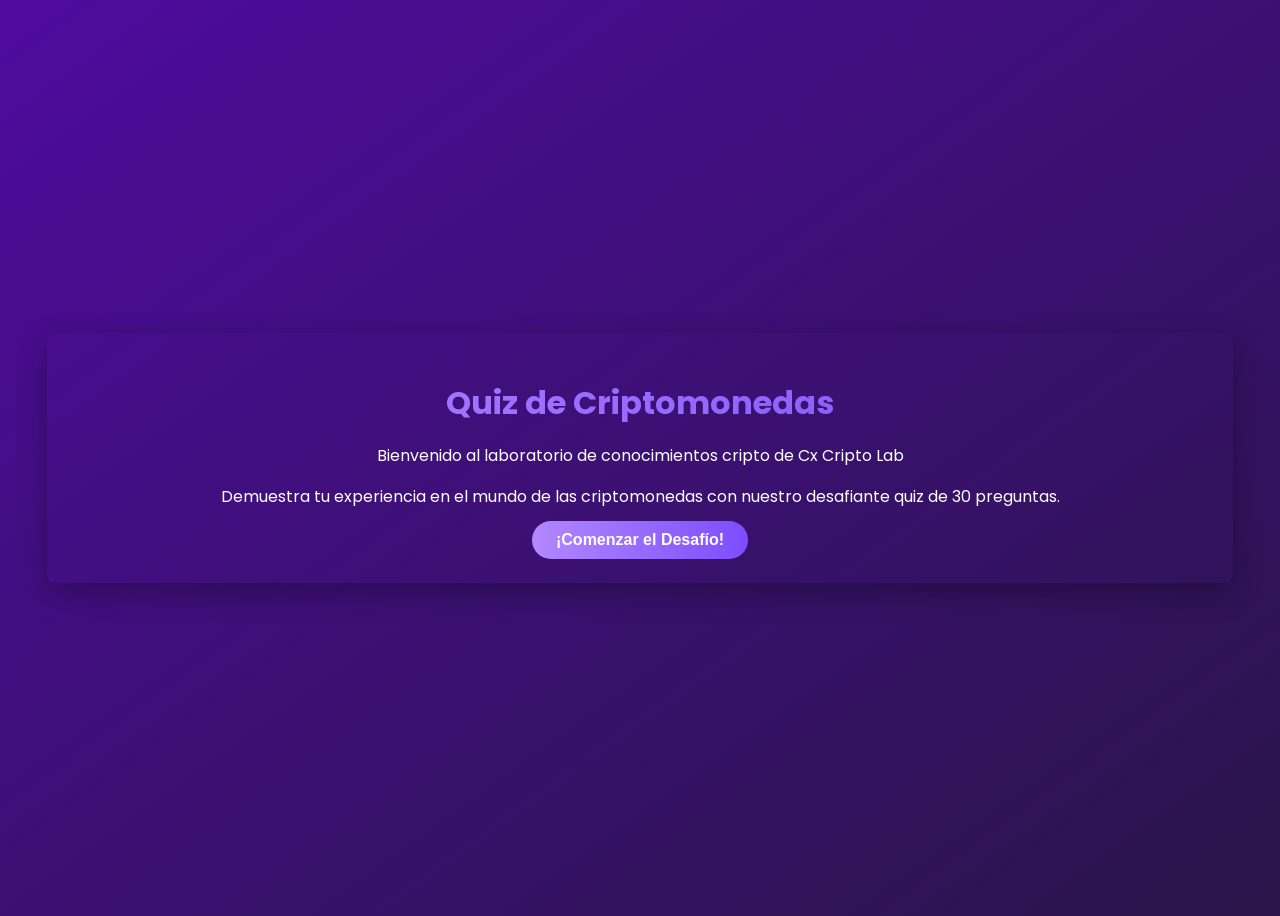
<file: quiz/index.html>
<!DOCTYPE html>
<html lang="pt-BR">
<head>
    <meta charset="UTF-8">
    <meta name="viewport" content="width=device-width, initial-scale=1.0">
    <title>Quiz de Criptomonedas</title>
    <link rel="stylesheet" href="styles.css">
    <link href="https://fonts.googleapis.com/css2?family=Poppins:wght@400;600&display=swap" rel="stylesheet">
</head>
<body>
    <div id="app" class="container">
        <!-- Tela Inicial -->
        <div id="start-screen" class="screen active">
            <h1 class="title">Quiz de Criptomonedas</h1>
            <p class="description">Bienvenido al laboratorio de conocimientos cripto de Cx Cripto Lab</p>
            <p class="description">Demuestra tu experiencia en el mundo de las criptomonedas con nuestro desafiante quiz de 30 preguntas.</p>
            <button id="start-button" class="button">¡Comenzar el Desafío!</button>
        </div>

        <!-- Tela de Jogo -->
        <div id="game-screen" class="screen hidden">
            <button id="close-button" class="close-btn" title="Cerrar quiz">
                <svg class="icon" fill="none" stroke="currentColor" viewBox="0 0 24 24"><path stroke-linecap="round" stroke-linejoin="round" stroke-width="2" d="M6 18L18 6M6 6l12 12"></path></svg>
            </button>
            <div class="game-header">
                <div class="score-box glass-morphism">
                    <svg class="icon" fill="none" stroke="currentColor" viewBox="0 0 24 24"><path stroke-linecap="round" stroke-linejoin="round" stroke-width="2" d="M12 8v4l3 3m6-3a9 9 0 11-18 0 9 9 0 0118 0z"></path></svg>
                    <span id="score">0 pts</span>
                </div>
                <h2 id="level-title" class="level-title">Nivel: Fácil</h2>
                <div class="timer-box glass-morphism">
                    <svg class="icon" fill="none" stroke="currentColor" viewBox="0 0 24 24"><path stroke-linecap="round" stroke-linejoin="round" stroke-width="2" d="M12 8v4l3 3m6-3a9 9 0 11-18 0 9 9 0 0118 0z"></path></svg>
                    <span id="timer">20s</span>
                </div>
            </div>
            <div class="progress-bar">
                <div class="progress-label">Progreso del nivel: <span id="level-progress-text">1/10</span></div>
                <div class="bar"><div id="level-progress-bar" class="fill"></div></div>
            </div>
            <div class="progress-bar">
                <div class="progress-label">Progreso total: <span id="overall-progress-text">1/30</span></div>
                <div class="bar"><div id="overall-progress-bar" class="fill"></div></div>
            </div>
            <div class="question-box glass-morphism">
                <h3>Pregunta <span id="question-number">1</span></h3>
                <p id="question-text"></p>
            </div>
            <div id="options" class="options"></div>
            <div id="feedback" class="feedback" style="display: none;"></div>
            <div class="timer-bar"><div id="timer-bar" class="timer-fill"></div></div>
        </div>

        <!-- Tela de Nível Completo -->
        <div id="level-complete-screen" class="screen glass-morphism" style="display: none;">
            <svg class="icon-large" fill="none" stroke="currentColor" viewBox="0 0 24 24"><path stroke-linecap="round" stroke-linejoin="round" stroke-width="2" d="M12 8v4l3 3m6-3a9 9 0 11-18 0 9 9 0 0118 0z"></path></svg>
            <h2 class="title">¡Nivel Completado!</h2>
            <p>Has completado el nivel <span id="completed-level"></span></p>
            <p>Puntuación actual: <span id="current-score"></span> / <span id="total-level-questions"></span></p>
            <button id="next-level-button" class="button">Siguiente Nivel</button>
        </div>

        <!-- Tela de Jogo Completo -->
        <div id="game-complete-screen" class="screen glass-morphism" style="display: none;">
            <svg class="icon-large" fill="none" stroke="currentColor" viewBox="0 0 24 24"><path stroke-linecap="round" stroke-linejoin="round" stroke-width="2" d="M12 8v4l3 3m6-3a9 9 0 11-18 0 9 9 0 0118 0z"></path></svg>
            <h2 class="title">¡Felicidades!</h2>
            <p>Has completado el Quiz de Criptomonedas</p>
            <p>Puntuación final: <span id="final-score"></span> / 30</p>
            <p id="final-message"></p>
            <button id="reset-game-button" class="button">Volver al Inicio</button>
        </div>
    </div>
    <script src="questions.js"></script>
    <script src="quiz.js"></script>
</body>
</html>
</file>
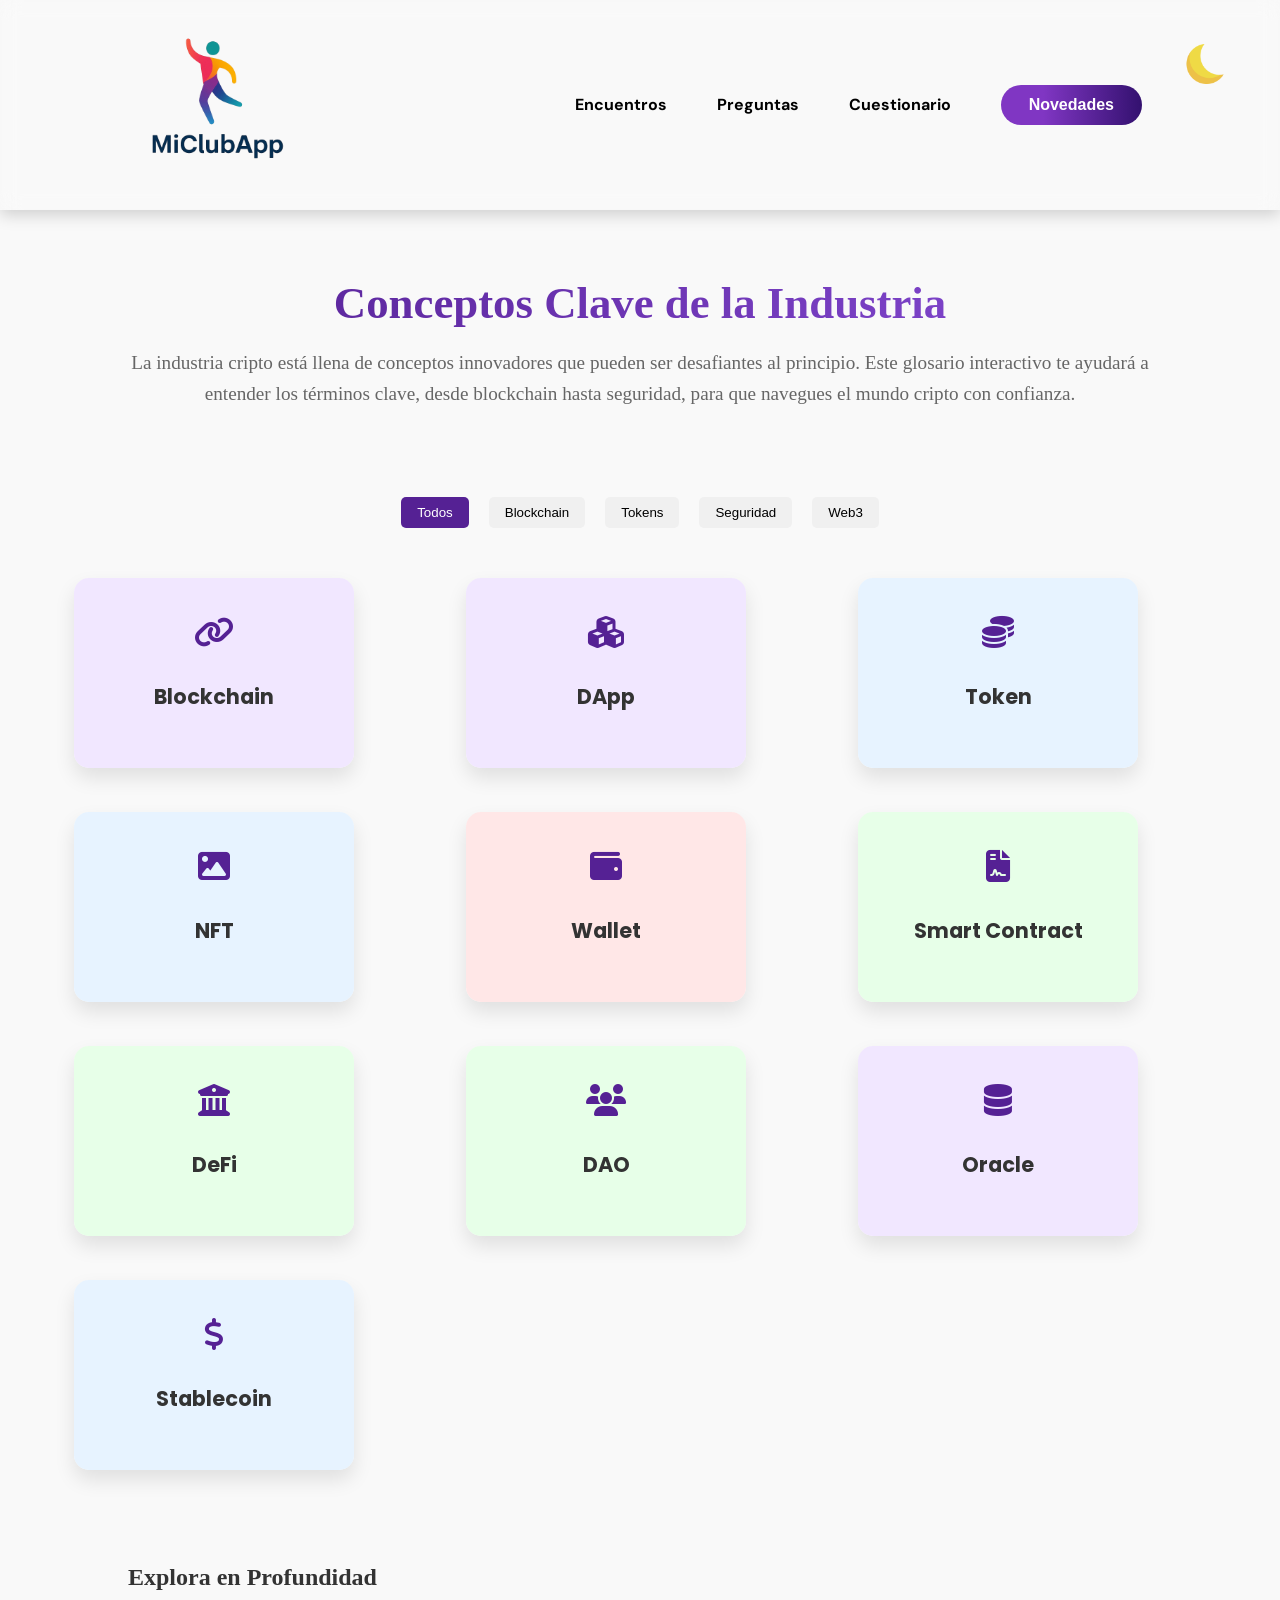
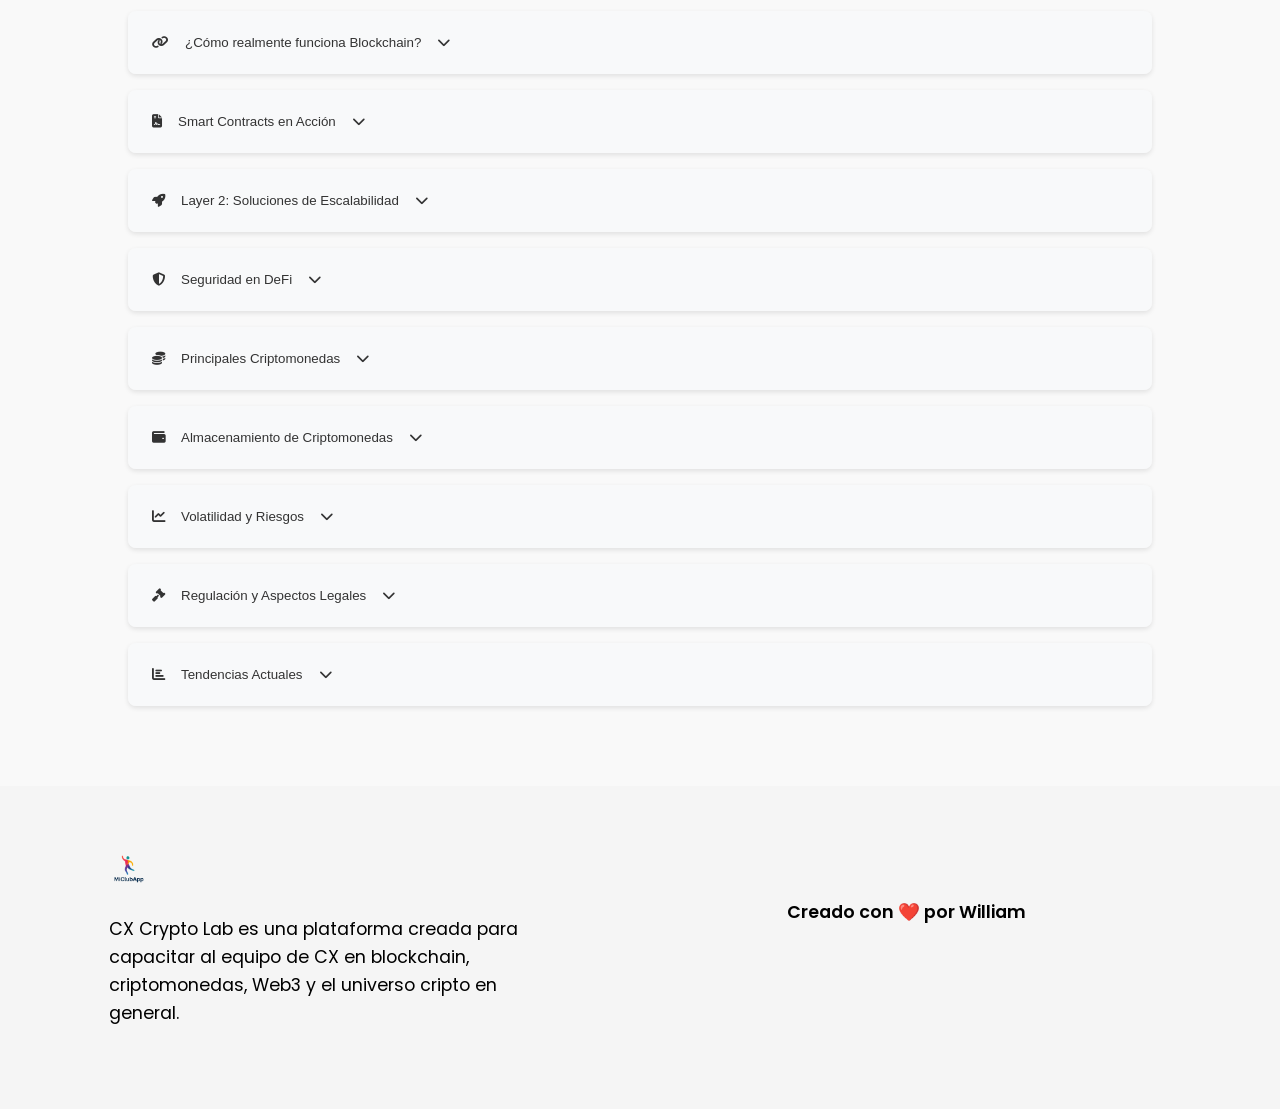
<file: industria.html>
<!DOCTYPE html>
<html lang="es">
  <head>
    <meta charset="UTF-8" />
    <meta http-equiv="X-UA-Compatible" content="IE=edge" />
    <meta name="viewport" content="width=device-width, initial-scale=1.0" />
    <link rel="stylesheet" href="style.css" />
    <link rel="stylesheet" href="styles/universal.css" />
    <link rel="stylesheet" href="styles/colors.css" />
    <link rel="stylesheet" href="styles/navbar.css" />
    <link rel="stylesheet" href="styles/footer.css" />
    <link rel="stylesheet" href="styles/industria.css" />
    <link
      rel="stylesheet"
      href="https://cdnjs.cloudflare.com/ajax/libs/font-awesome/6.4.0/css/all.min.css"
      integrity="sha512-iecdLmaskl7CVkqkXNQ/ZH/XLlvWZOJyj7Yy7tcenmpD1ypASozpmT/E0iPtmFIB46ZmdtAc9eNBvH0H/ZpiBw=="
      crossorigin="anonymous"
      referrerpolicy="no-referrer" />
    <title>Conceptos Clave - CX Crypto Lab</title>
    <link rel="icon" href="images/favicon.ico" type="image/x-icon">
    <script>
      (function () {
        if (localStorage.getItem("theme") === "dark") {
          document.documentElement.classList.add("dark");
        }
      })();
    </script>
  </head>
  <body class="light">
    <header>
      <nav style="position: fixed; top: 0; width: 100%;">
        <div class="nav-bar">
          <li class="logo">
            <a href="index.html">
              <img id="topLogo" src="images/logo.webp" alt="CX Crypto Lab Logo" />
            </a>
          </li>

          <div class="icon-theme-container">
            <img src="images/moon.png" alt="Modo Escuro" class="icon-theme" id="theme-icon" />
          </div>

          <div style="display: flex;">
            <input type="checkbox" id="check" />
            <span class="menu font-sans">
              <li>
                <a class="text-white" href="https://drive.google.com/drive/folders/0AGa2Eb7GjLLiUk9PVA?hl=es" target="_blank" rel="noopener noreferrer">Encuentros</a>
              </li>
              <li>
                <a class="text-white" href="preguntas.html" rel="noopener noreferrer">Preguntas</a>
              </li>
              <li>
                <a class="text-white" href="cuestionario.html" rel="noopener noreferrer">Cuestionario</a>
              </li>
              <li>
                <a href="noticias.html"><button class="btn-design text-bold">Novedades</button></a>
              </li>
              <label for="check" class="close-menu">
                <i class="text-white fas fa-times"></i>
              </label>
            </span>
          </div>

          <label for="check" class="open-menu">
            <i class="text-white fas fa-bars"></i>
          </label>
        </div>
      </nav>
    </header>

    <main>
      <!-- Introdução ao glossário -->
      <section class="glossary-intro">
        <h1 class="glossary-title">Conceptos Clave de la Industria</h1>
        <p class="glossary-subtitle">
          La industria cripto está llena de conceptos innovadores que pueden ser desafiantes al principio. Este glosario interactivo te ayudará a entender los términos clave, desde blockchain hasta seguridad, para que navegues el mundo cripto con confianza.
        </p>
      </section>
    
      <!-- Filtros por categoría -->
      <div class="filter-buttons">
        <button class="filter-btn active" data-category="all">Todos</button>
        <button class="filter-btn" data-category="blockchain">Blockchain</button>
        <button class="filter-btn" data-category="tokens">Tokens</button>
        <button class="filter-btn" data-category="seguridad">Seguridad</button>
        <button class="filter-btn" data-category="web3">Web3</button>
      </div>
    
      <!-- Grade de cards -->
      <div class="glossary-grid">
        <!-- Card 1: Blockchain -->
        <div class="glossary-card" data-category="blockchain">
          <div class="card-inner">
            <div class="card-front">
              <i class="fas fa-link card-icon"></i>
              <h2>Blockchain</h2>
            </div>
            <div class="card-back">
              <p>Una cadena de bloques que registra transacciones de forma segura y descentralizada.</p>
            </div>
          </div>
        </div>
    
        <!-- Card 2: DApp -->
        <div class="glossary-card" data-category="blockchain">
          <div class="card-inner">
            <div class="card-front">
              <i class="fas fa-cubes card-icon"></i>
              <h2>DApp</h2>
            </div>
            <div class="card-back">
              <p>Aplicación descentralizada que funciona en una red blockchain.</p>
            </div>
          </div>
        </div>
    
        <!-- Card 3: Token -->
        <div class="glossary-card" data-category="tokens">
          <div class="card-inner">
            <div class="card-front">
              <i class="fas fa-coins card-icon"></i>
              <h2>Token</h2>
            </div>
            <div class="card-back">
              <p>Activo digital creado y gestionado en una blockchain, representando valor o utilidad.</p>
            </div>
          </div>
        </div>
    
        <!-- Card 4: NFT -->
        <div class="glossary-card" data-category="tokens">
          <div class="card-inner">
            <div class="card-front">
              <i class="fas fa-image card-icon"></i>
              <h2>NFT</h2>
            </div>
            <div class="card-back">
              <p>Token no fungible que representa la propiedad única de un activo digital.</p>
            </div>
          </div>
        </div>
    
        <!-- Card 5: Wallet -->
        <div class="glossary-card" data-category="seguridad">
          <div class="card-inner">
            <div class="card-front">
              <i class="fas fa-wallet card-icon"></i>
              <h2>Wallet</h2>
            </div>
            <div class="card-back">
              <p>Cartera digital para almacenar y gestionar criptomonedas y tokens.</p>
            </div>
          </div>
        </div>
    
        <!-- Card 6: Smart Contract -->
        <div class="glossary-card" data-category="web3">
          <div class="card-inner">
            <div class="card-front">
              <i class="fas fa-file-contract card-icon"></i>
              <h2>Smart Contract</h2>
            </div>
            <div class="card-back">
              <p>Contrato autoejecutable que se ejecuta en una blockchain cuando se cumplen ciertas condiciones.</p>
            </div>
          </div>
        </div>
    
        <!-- Card 7: DeFi -->
        <div class="glossary-card" data-category="web3">
          <div class="card-inner">
            <div class="card-front">
              <i class="fas fa-university card-icon"></i>
              <h2>DeFi</h2>
            </div>
            <div class="card-back">
              <p>Sistema financiero alternativo construido sobre blockchains, sin intermediarios tradicionales.</p>
            </div>
          </div>
        </div>
    
        <!-- Card 8: DAO -->
        <div class="glossary-card" data-category="web3">
          <div class="card-inner">
            <div class="card-front">
              <i class="fas fa-users card-icon"></i>
              <h2>DAO</h2>
            </div>
            <div class="card-back">
              <p>Organización Autónoma Descentralizada gobernada por smart contracts y votación comunitaria.</p>
            </div>
          </div>
        </div>
    
        <!-- Card 9: Oracle -->
        <div class="glossary-card" data-category="blockchain">
          <div class="card-inner">
            <div class="card-front">
              <i class="fas fa-database card-icon"></i>
              <h2>Oracle</h2>
            </div>
            <div class="card-back">
              <p>Puente que conecta blockchains con datos del mundo real para alimentar smart contracts.</p>
            </div>
          </div>
        </div>
    
        <!-- Card 10: Stablecoin -->
        <div class="glossary-card" data-category="tokens">
          <div class="card-inner">
            <div class="card-front">
              <i class="fas fa-dollar-sign card-icon"></i>
              <h2>Stablecoin</h2>
            </div>
            <div class="card-back">
              <p>Criptomoneda diseñada para mantener un valor estable, vinculada a monedas como el dólar (ej. USDT, USDC).</p>
            </div>
          </div>
        </div>
      </div>
    
      <!-- Sección "Explora en Profundidad" -->
      <section class="featured-concepts">
        <h2>Explora en Profundidad</h2>
        <div class="concept-accordion">
          <div class="accordion-item">
            <button class="accordion-header">
              <i class="fas fa-link"></i>
              ¿Cómo realmente funciona Blockchain?
              <i class="fas fa-chevron-down"></i>
            </button>
            <div class="accordion-content">
              <p>Blockchain es una tecnología de registro distribuido que mantiene una lista creciente de registros (bloques) vinculados mediante criptografía. Cada bloque contiene:</p>
              <ul>
                <li>Timestamp del momento de creación</li>
                <li>Hash criptográfico del bloque anterior</li>
                <li>Datos de las transacciones</li>
              </ul>
              <div class="video-container">
                <iframe width="560" height="315" src="https://www.youtube.com/embed/SSo_EIwHSd4" title="Blockchain explicado" frameborder="0" allowfullscreen></iframe>
              </div>
            </div>
          </div>
    
          <div class="accordion-item">
            <button class="accordion-header">
              <i class="fas fa-file-contract"></i>
              Smart Contracts en Acción
              <i class="fas fa-chevron-down"></i>
            </button>
            <div class="accordion-content">
              <div class="use-cases">
                <div class="case-study">
                  <h3>Ejemplo Práctico: Seguros Automatizados</h3>
                  <p>Las aseguradoras como Etherisc usan smart contracts para pagos automáticos de indemnizaciones por vuelos cancelados, verificando automáticamente los datos de vuelo a través de oráculos.</p>
                </div>
                <div class="interactive-diagram">
                  <div class="diagram-step">
                    <span>1. Usuario compra seguro</span>
                    <div class="arrow"></div>
                  </div>
                  <div class="diagram-step">
                    <span>2. Oracle verifica evento</span>
                    <div class="arrow"></div>
                  </div>
                  <div class="diagram-step">
                    <span>3. Pago automático si se cumple condición</span>
                  </div>
                </div>
              </div>
            </div>
          </div>
    
          <div class="accordion-item">
            <button class="accordion-header">
              <i class="fas fa-rocket"></i>
              Layer 2: Soluciones de Escalabilidad
              <i class="fas fa-chevron-down"></i>
            </button>
            <div class="accordion-content">
              <div class="comparison-table">
                <table>
                  <thead>
                    <tr>
                      <th>Solución</th>
                      <th>Velocidad (TPS)</th>
                      <th>Costo Promedio</th>
                      <th>Proyectos</th>
                    </tr>
                  </thead>
                  <tbody>
                    <tr>
                      <td>Lightning Network</td>
                      <td>1,000,000</td>
                      <td>$0.0001</td>
                      <td>Bitcoin</td>
                    </tr>
                    <tr>
                      <td>Optimistic Rollups</td>
                      <td>2,000</td>
                      <td>$0.05</td>
                      <td>Arbitrum, Optimism</td>
                    </tr>
                    <tr>
                      <td>zk-Rollups</td>
                      <td>20,000</td>
                      <td>$0.01</td>
                      <td>zkSync, Polygon Hermez</td>
                    </tr>
                  </tbody>
                </table>
              </div>
            </div>
          </div>
    
          <div class="accordion-item">
            <button class="accordion-header">
              <i class="fas fa-shield-alt"></i>
              Seguridad en DeFi
              <i class="fas fa-chevron-down"></i>
            </button>
            <div class="accordion-content">
              <div class="security-checklist">
                <h3>Checklist de Seguridad</h3>
                <div class="check-item">
                  <input type="checkbox" id="audit">
                  <label for="audit">Contrato auditado por terceros</label>
                </div>
                <div class="check-item">
                  <input type="checkbox" id="liquidity">
                  <label for="liquidity">Liquidez bloqueada por al menos 1 año</label>
                </div>
                <div class="check-item">
                  <input type="checkbox" id="multisig">
                  <label for="multisig">Wallet multisig para gestión de fondos</label>
                </div>
                <div class="check-item">
                  <input type="checkbox" id="team">
                  <label for="team">Equipo verificado y transparente</label>
                </div>
                <button class="simulate-hack">Simular Ataque</button>
                <div class="hack-result"></div>
              </div>
            </div>
          </div>
    
          <!-- Principales Criptomonedas -->
          <div class="accordion-item">
            <button class="accordion-header">
              <i class="fas fa-coins"></i>
              Principales Criptomonedas
              <i class="fas fa-chevron-down"></i>
            </button>
            <div class="accordion-content">
              <p>Conoce las criptomonedas más relevantes y su propósito:</p>
              <ul>
                <li><strong>Bitcoin (BTC)</strong>: La primera criptomoneda, conocida como "oro digital" por su valor como reserva.</li>
                <li><strong>Ethereum (ETH)</strong>: Base para aplicaciones descentralizadas y smart contracts.</li>
                <li><strong>Stablecoins</strong>: Mantienen un valor estable, ideal para transacciones sin volatilidad (ej. USDT, USDC).</li>
              </ul>
            </div>
          </div>
    
          <!-- Almacenamiento de Criptomonedas -->
          <div class="accordion-item">
            <button class="accordion-header">
              <i class="fas fa-wallet"></i>
              Almacenamiento de Criptomonedas
              <i class="fas fa-chevron-down"></i>
            </button>
            <div class="accordion-content">
              <p>Las criptomonedas se guardan en wallets, que pueden ser:</p>
              <ul>
                <li><strong>Wallets Calientes (Online)</strong>: Conectadas a internet, prácticas pero menos seguras.</li>
                <li><strong>Wallets Frías (Offline)</strong>: Dispositivos físicos o papel, más seguras pero menos accesibles.</li>
                <li><strong>Claves Privadas</strong>: Nunca las compartas; son tu acceso a los fondos.</li>
                <li><strong>Seed Phrase</strong>: Guárdala offline para recuperar tu wallet.</li>
              </ul>
            </div>
          </div>
    
          <!-- Volatilidad y Riesgos -->
          <div class="accordion-item">
            <button class="accordion-header">
              <i class="fas fa-chart-line"></i>
              Volatilidad y Riesgos
              <i class="fas fa-chevron-down"></i>
            </button>
            <div class="accordion-content">
              <p><strong>Volatilidad</strong>: Los precios cambian rápido por oferta, demanda y noticias.</p>
              <p><strong>Riesgos</strong>: Sin garantías como en bancos, las pérdidas pueden ser totales. Evalúa antes de invertir.</p>
            </div>
          </div>
    
          <!-- Regulación y Aspectos Legales -->
          <div class="accordion-item">
            <button class="accordion-header">
              <i class="fas fa-gavel"></i>
              Regulación y Aspectos Legales
              <i class="fas fa-chevron-down"></i>
            </button>
            <div class="accordion-content">
              <p>En Argentina y Brasil, las criptomonedas están reguladas de la siguiente manera:</p>
              <ul>
                <li><strong>Argentina</strong>: Las criptomonedas son legales, pero deben declararse en el impuesto a las ganancias. Las exchanges deben registrarse ante la UIF (Unidad de Información Financiera) para cumplir con normativas antilavado.</li>
                <li><strong>Brasil</strong>: Las criptomonedas son legales y se consideran activos financieros. Los usuarios deben declarar sus tenencias y pagar impuestos sobre las ganancias. Las exchanges deben seguir las regulaciones de la Receita Federal y el Banco Central.</li>
                <li><strong>KYC/AML</strong>: En ambos países, las exchanges exigen identificación para prevenir fraudes y cumplir con las normativas locales.</li>
              </ul>
            </div>
          </div>
    
          <!-- Tendencias Actuales -->
          <div class="accordion-item">
            <button class="accordion-header">
              <i class="fas fa-chart-bar"></i>
              Tendencias Actuales
              <i class="fas fa-chevron-down"></i>
            </button>
            <div class="accordion-content">
              <p><strong>Pagos</strong>: Creciente uso de criptomonedas en transacciones internacionales.</p>
              <p><strong>NFTs</strong>: Auge en arte digital, gaming y coleccionables.</p>
            </div>
          </div>
        </div>
      </section>
    </main>

    <footer>
      <div class="super-container font-poppin">
        <div class="components-outer-container">
          <div class="footer-container">
            <div class="first">
              <div class="top">
                <img id="footerLogo" src="images/logo.webp" alt="Footer Logo">
              </div>
              <div class="bottom">
                <p class="text-white">
                  CX Crypto Lab es una plataforma creada para capacitar al equipo de CX en blockchain, 
                  criptomonedas, Web3 y el universo cripto en general.
                </p>
              </div>
            </div>
            <div class="third">
              <div class="top">
                <p class="text-white">Creado con ❤️ por William</p>
              </div>
            </div>
          </div>
        </div>
      </div>
    </footer>
    <script src="script.js"></script>
    <script src="industria.js"></script>
  </body>
  <script src="https://cdn.botpress.cloud/webchat/v2.2/inject.js"></script>
<script src="https://files.bpcontent.cloud/2024/10/21/19/20241021190125-9JVJJLMU.js"></script>
</html>
</file>
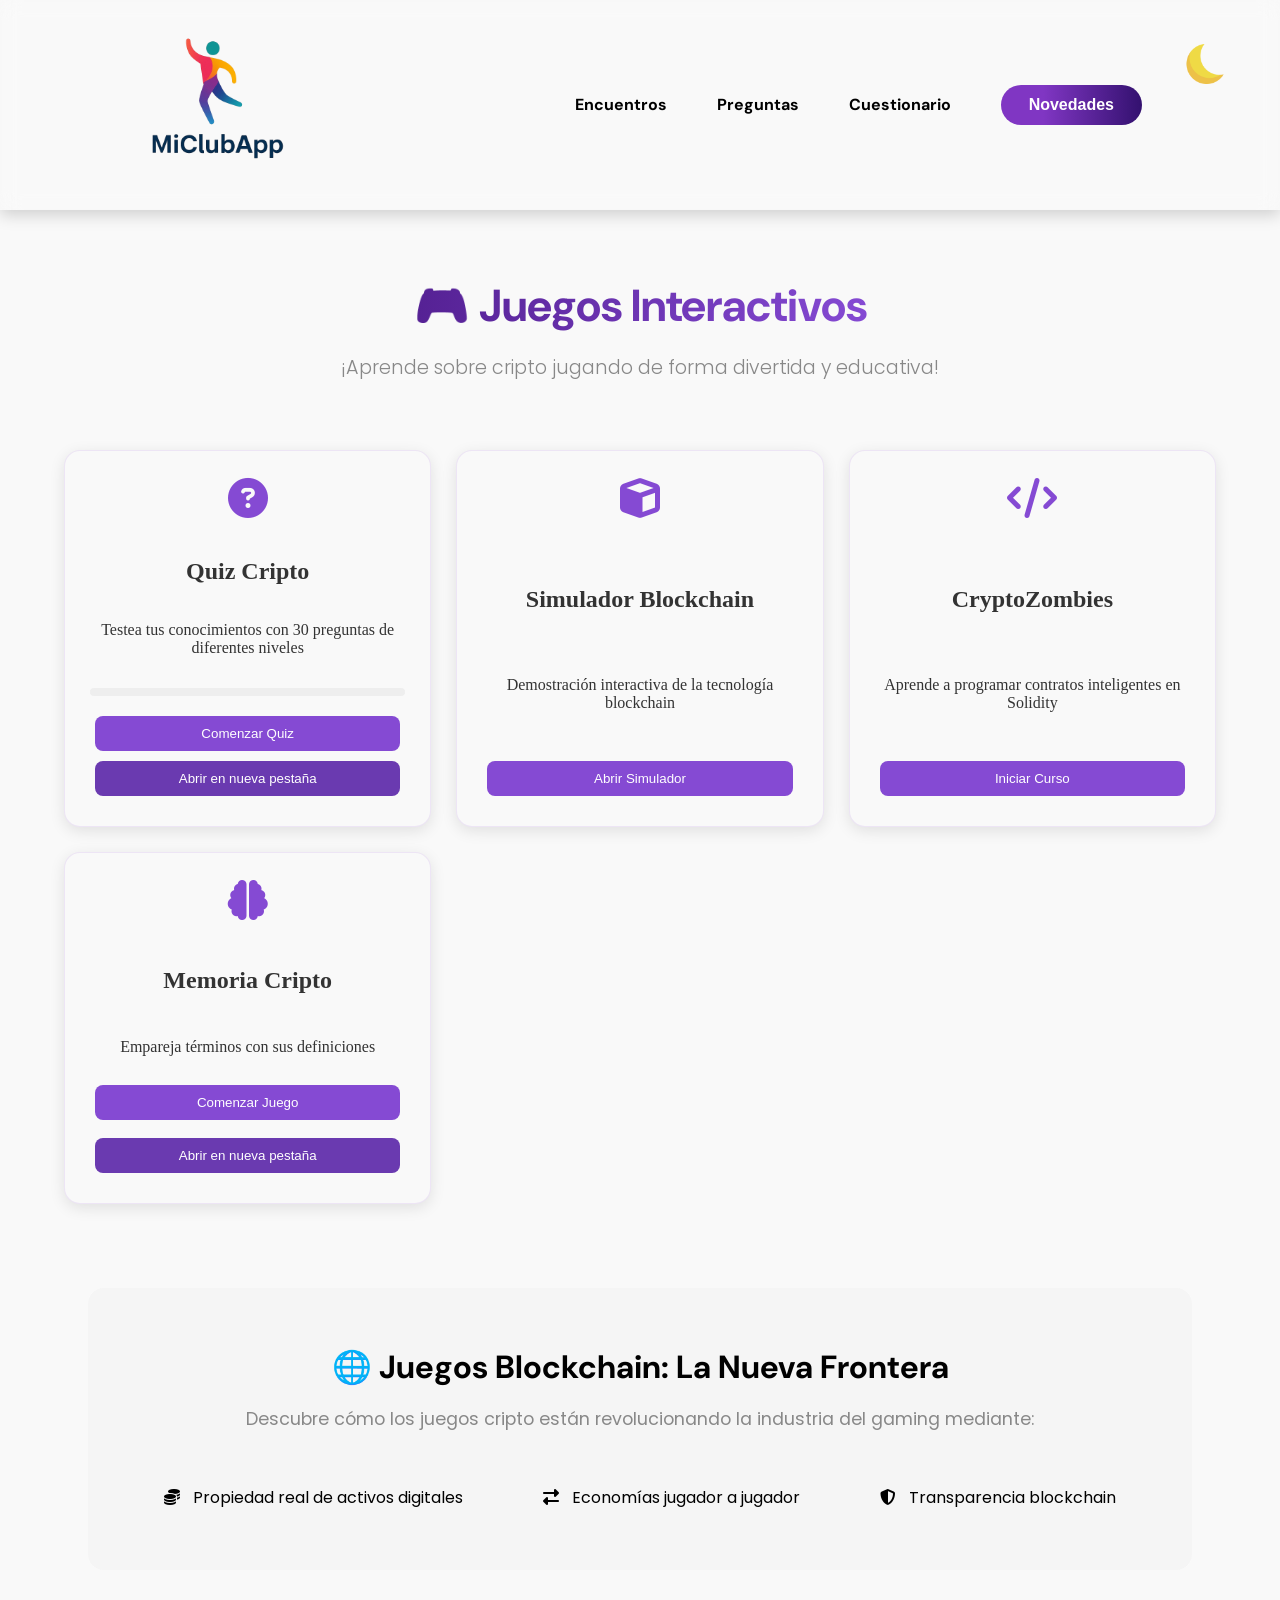
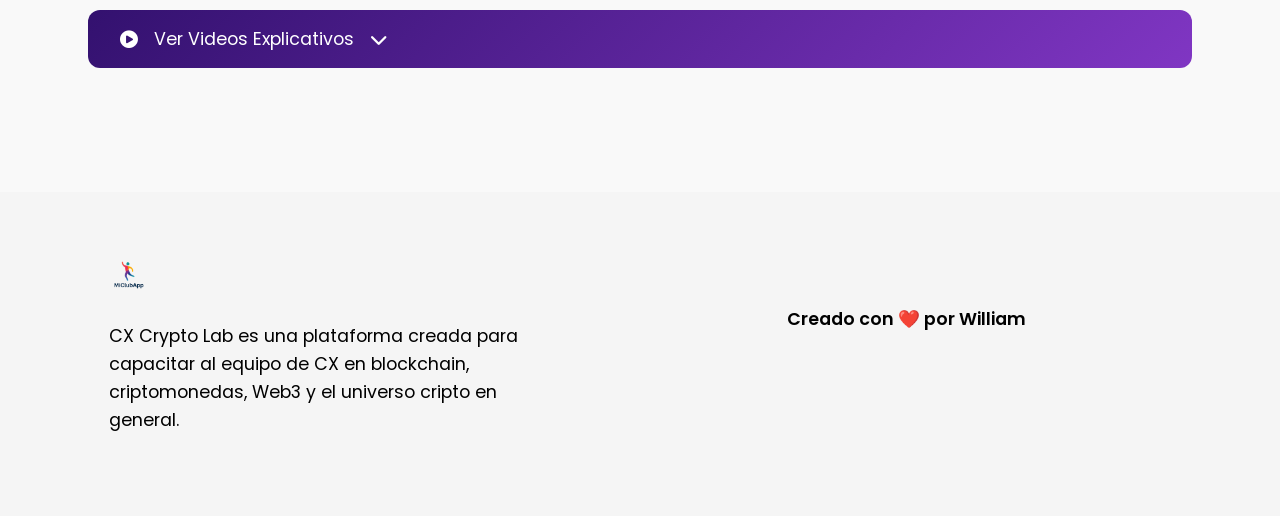
<file: jogos.html>
<!DOCTYPE html>
<html lang="es">
  <head>
    <meta charset="UTF-8" />
    <meta http-equiv="X-UA-Compatible" content="IE=edge" />
    <meta name="viewport" content="width=device-width, initial-scale=1.0" />
    <link rel="stylesheet" href="style.css" />
    <link rel="stylesheet" href="styles/universal.css" />
    <link rel="stylesheet" href="styles/colors.css" />
    <link rel="stylesheet" href="styles/navbar.css" />
    <link rel="stylesheet" href="styles/footer.css" />
    <link rel="stylesheet" href="styles/jogos.css" /> <!-- Certifique-se de que este arquivo existe -->
    <link
      rel="stylesheet"
      href="https://cdnjs.cloudflare.com/ajax/libs/font-awesome/6.4.0/css/all.min.css"
      integrity="sha512-iecdLmaskl7CVkqkXNQ/ZH/XLlvWZOJyj7Yy7tcenmpD1ypASozpmT/E0iPtmFIB46ZmdtAc9eNBvH0H/ZpiBw=="
      crossorigin="anonymous"
      referrerpolicy="no-referrer" />
    <title>Juegos - CX Crypto Lab</title>
    <link rel="icon" href="images/favicon.ico" type="image/x-icon">
    <script>
      // Verifica o tema armazenado no localStorage ao carregar a página
      (function () {
        if (localStorage.getItem("theme") === "dark") {
          document.documentElement.classList.add("dark");
        }
      })();
    </script>
  </head>
  <body class="light">
    <header>
      <nav style="position: fixed; top: 0; width: 100%;">
        <div class="nav-bar">
          <li class="logo">
            <a href="index.html">
              <img id="topLogo" src="images/logo.webp" alt="CX Crypto Lab Logo" />
            </a>
          </li>

          <div class="icon-theme-container">
            <img src="images/moon.png" alt="Modo Escuro" class="icon-theme" id="theme-icon" />
          </div>

          <div style="display: flex;">
            <input type="checkbox" id="check" />
            <span class="menu font-sans">
              <li>
                <a class="text-white" href="https://drive.google.com/drive/folders/0AGa2Eb7GjLLiUk9PVA?hl=es" target="_blank" rel="noopener noreferrer">Encuentros</a>
              </li>
              <li>
                <a class="text-white" href="preguntas.html" rel="noopener noreferrer">Preguntas</a>
              </li>
              <li>
                <a class="text-white" href="cuestionario.html" rel="noopener noreferrer">Cuestionario</a>
              </li>
              <li>
                <a href="noticias.html"><button class="btn-design text-bold">Novedades</button></a>
              </li>
              <label for="check" class="close-menu">
                <i class="text-white fas fa-times"></i>
              </label>
            </span>
          </div>

          <label for="check" class="open-menu">
            <i class="text-white fas fa-bars"></i>
          </label>
        </div>
      </nav>
    </header>

    <main>
      <section class="games-section">
        <h1 class="games-title font-sans text-bold text-center">🎮 Juegos Interactivos</h1>
        <p class="games-subtitle font-poppin text-center">¡Aprende sobre cripto jugando de forma divertida y educativa!</p>

        <div class="games-grid">
          <!-- Juego 1: Quiz Interactivo -->
          <div class="game-card" data-game="quiz">
            <div class="game-icon">
              <i class="fas fa-question-circle"></i>
            </div>
            <h2>Quiz Cripto</h2>
            <p>Testea tus conocimientos con 30 preguntas de diferentes niveles</p>
            <div class="progress-bar">
              <div class="progress" style="width: 0%"></div>
            </div>
            <button class="game-btn" data-action="iframe" type="button">Comenzar Quiz</button>
<button class="game-btn" data-action="new-tab" type="button">Abrir en nueva pestaña</button>
          </div>

          <!-- Juego 2: Simulador Blockchain -->
          <div class="game-card" data-game="blockchain">
            <div class="game-icon">
              <i class="fas fa-cube"></i>
            </div>
            <h2>Simulador Blockchain</h2>
            <p>Demostración interactiva de la tecnología blockchain</p>
            <button class="game-btn" data-action="iframe" type="button">Abrir Simulador</button>
          </div>

          <!-- Juego 3: CryptoZombies -->
          <div class="game-card" data-game="cryptozombies">
            <div class="game-icon">
              <i class="fas fa-code"></i>
            </div>
            <h2>CryptoZombies</h2>
            <p>Aprende a programar contratos inteligentes en Solidity</p>
            <button class="game-btn" data-action="iframe" type="button">Iniciar Curso</button>
          </div>

          <!-- Juego 4: Memoria Cripto -->
          <div class="game-card" data-game="memoria">
            <div class="game-icon">
              <i class="fas fa-brain"></i>
            </div>
            <h2>Memoria Cripto</h2>
            <p>Empareja términos con sus definiciones</p>
            <button class="game-btn" data-action="iframe" type="button">Comenzar Juego</button>
<button class="game-btn" data-action="new-tab" type="button">Abrir en nueva pestaña</button>
          </div>
        </div>

        <div class="game-modal">
          <div class="modal-content">
              <span class="close-btn">×</span>
              <div class="game-iframe-container">
                  <iframe src="" frameborder="0"></iframe>
              </div>
              <button class="open-new-tab">Abrir en nueva pestaña</button>
          </div>
      </div>
      <!-- Seção Curiosidades -->
<!-- Dentro do <main>, após a seção de jogos -->
  <section class="curiosidades-section">
    <div class="curiosidades-intro">
      <h2 class="font-sans text-bold">🌐 Juegos Blockchain: La Nueva Frontera</h2>
      <p class="font-poppin">Descubre cómo los juegos cripto están revolucionando la industria del gaming mediante:</p>
      <ul class="curiosidades-list font-poppin">
        <li><i class="fas fa-coins"></i> Propiedad real de activos digitales</li>
        <li><i class="fas fa-exchange-alt"></i> Economías jugador a jugador</li>
        <li><i class="fas fa-shield-alt"></i> Transparencia blockchain</li>
      </ul>
    </div>
  
    <button class="curiosidades-toggle">
      <i class="fas fa-play-circle"></i>
      Ver Videos Explicativos
      <i class="fas fa-chevron-down"></i>
    </button>
    
    <div class="curiosidades-content">
      <!-- Vídeo 1 -->
<div class="curiosidade-video video-container" data-video="https://www.youtube.com/embed/x4Aglp7ue5k">
  <div class="video-header">
    <i class="fab fa-youtube"></i>
    <h3>¿Que són y cómo funcionan los juegos en web3?</h3>
  </div>
  <iframe 
    src="https://www.youtube.com/embed/x4Aglp7ue5k" 
    loading="lazy"
    allow="accelerometer; autoplay; encrypted-media; gyroscope; picture-in-picture" 
    allowfullscreen>
  </iframe>
</div>

<!-- Vídeo 2 -->
<div class="curiosidade-video video-container" data-video="https://www.youtube.com/embed/QLlB4-ZXZXw">
  <div class="video-header">
    <i class="fab fa-youtube"></i>
    <h3>Ejemplo de juegos</h3>
  </div>
  <iframe 
    src="https://www.youtube.com/embed/QLlB4-ZXZXw" 
    loading="lazy"
    allow="accelerometer; autoplay; encrypted-media; gyroscope; picture-in-picture" 
    allowfullscreen>
  </iframe>
</div>
    </div>
  </section>
    </main>

    <footer>
      <div class="super-container font-poppin">
        <div class="components-outer-container">
          <div class="footer-container">
            <div class="first">
              <div class="top">
                <img id="footerLogo" src="images/logo.webp" alt="Footer Logo">
              </div>
              <div class="bottom">
                <p class="text-white">
                  CX Crypto Lab es una plataforma creada para capacitar al equipo de CX en blockchain, 
                  criptomonedas, Web3 y el universo cripto en general.
                </p>
              </div>
            </div>
            <div class="third">
              <div class="top">
                <p class="text-white">Creado con ❤️ por William</p>
              </div>
            </div>
          </div>
        </div>
      </div>
    </footer>

    <!-- Scripts incluídos no final do body -->
    <script src="script.js"></script>
    <script src="https://cdn.botpress.cloud/webchat/v2.2/inject.js"></script>
    <script src="https://files.bpcontent.cloud/2024/10/21/19/20241021190125-9JVJJLMU.js"></script>
  
  </body>
</html>
</file>
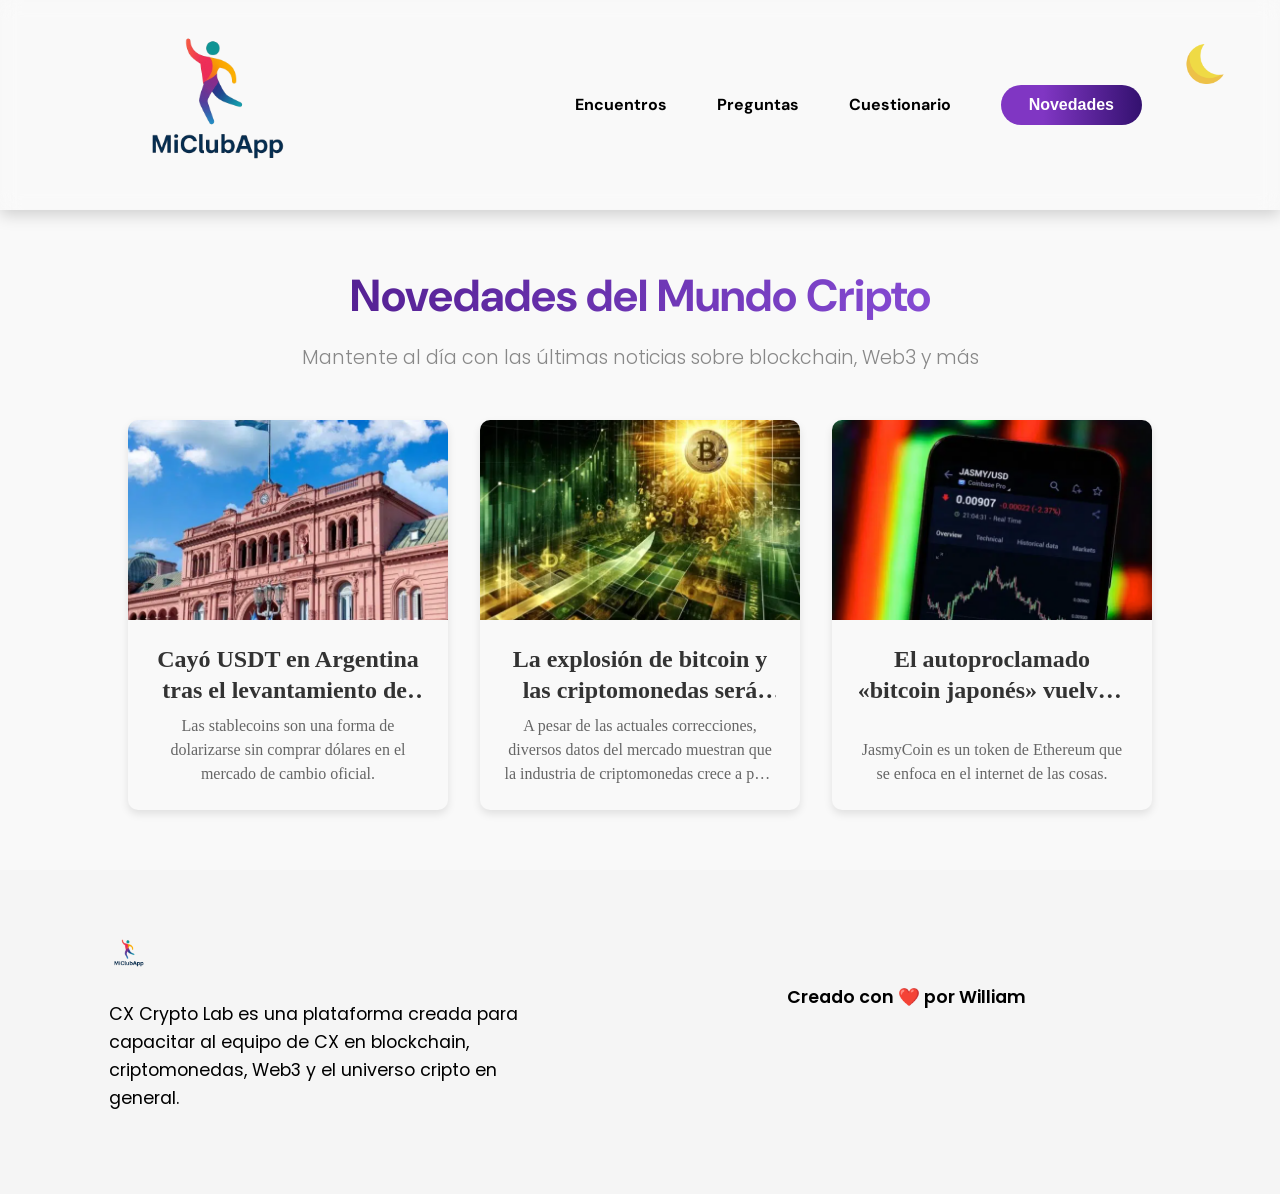
<file: noticias.html>
<!DOCTYPE html>
<html lang="es">
  <head>
    <meta charset="UTF-8" />
    <meta http-equiv="X-UA-Compatible" content="IE=edge" />
    <meta name="viewport" content="width=device-width, initial-scale=1.0" />
    <link rel="stylesheet" href="style.css" />
    <link rel="stylesheet" href="styles/universal.css" />
    <link rel="stylesheet" href="styles/colors.css" />
    <link rel="stylesheet" href="styles/navbar.css" />
    <link rel="stylesheet" href="styles/footer.css" />
    <link rel="stylesheet" href="styles/noticias.css" /> <!-- Novo CSS para notícias -->
    <link
      rel="stylesheet"
      href="https://cdnjs.cloudflare.com/ajax/libs/font-awesome/6.4.0/css/all.min.css"
      integrity="sha512-iecdLmaskl7CVkqkXNQ/ZH/XLlvWZOJyj7Yy7tcenmpD1ypASozpmT/E0iPtmFIB46ZmdtAc9eNBvH0H/ZpiBw=="
      crossorigin="anonymous"
      referrerpolicy="no-referrer" />
    <title>Novedades - CX Crypto Lab</title>
    <link rel="icon" href="images/favicon.ico" type="image/x-icon">
    <script>
        (function () {
          if (localStorage.getItem("theme") === "dark") {
            document.documentElement.classList.add("dark");
          }
          // Não precisa adicionar .light, pois o padrão já é claro
        })();
      </script>
  </head>
  <body class="light">
    <header>
      <nav style="position: fixed; top: 0; width: 100%;">
        <div class="nav-bar">
          <li class="logo">
            <a href="index.html">
              <img id="topLogo" src="images/logo.webp" alt="CX Crypto Lab Logo" />
            </a>
          </li>

          <div class="icon-theme-container">
            <img src="images/moon.png" alt="Modo Escuro" class="icon-theme" id="theme-icon" />
          </div>

          <div style="display: flex;">
            <input type="checkbox" id="check" />
            <span class="menu font-sans">
              <li>
                <a class="text-white" href="https://drive.google.com/drive/folders/0AGa2Eb7GjLLiUk9PVA?hl=es" target="_blank" rel="noopener noreferrer">Encuentros</a>
              </li>
              <li>
                <a class="text-white" href="preguntas.html" rel="noopener noreferrer">Preguntas</a>
              </li>
              <li>
                <a class="text-white" href="cuestionario.html" rel="noopener noreferrer">Cuestionario</a>
              </li>
              <li>
                <a href="noticias.html"><button class="btn-design text-bold">Novedades</button></a>
              </li>
              <label for="check" class="close-menu">
                <i class="text-white fas fa-times"></i>
              </label>
            </span>
          </div>

          <label for="check" class="open-menu">
            <i class="text-white fas fa-bars"></i>
          </label>
        </div>
      </nav>
    </header>

    <main>
      <section class="news-section">
        <h1 class="news-title font-sans text-bold text-center">Novedades del Mundo Cripto</h1>
        <p class="news-subtitle font-poppin text-center">Mantente al día con las últimas noticias sobre blockchain, Web3 y más</p>

        <div class="news-grid">
          <!-- Notícia 1 -->
          <a href="https://www.criptonoticias.com/mercados/usdt-argentina-levantamiento-cepo-milei/" target="_blank" rel="noopener noreferrer" class="news-card">
            <img src="images/news1.webp" alt="Noticia sobre BTC" class="news-image" />
            <div class="news-content">
              <h2 class="news-card-title">Cayó USDT en Argentina tras el levantamiento del cepo</h2>
              <p class="news-summary">Las stablecoins son una forma de dolarizarse sin comprar dólares en el mercado de cambio oficial.</p>
            </div>
          </a>

          <!-- Notícia 2 -->
          <a href="https://www.criptonoticias.com/mercados/explosion-bitcoin-criptomonedas-masiva/" target="_blank" rel="noopener noreferrer" class="news-card">
            <img src="images/news2.webp" alt="Noticia sobre Bybit " class="news-image" />
            <div class="news-content">
              <h2 class="news-card-title">La explosión de bitcoin y las criptomonedas será masiva</h2>
              <p class="news-summary">A pesar de las actuales correcciones, diversos datos del mercado muestran que la industria de criptomonedas crece a paso acelerado.</p>
            </div>
          </a>

          <!-- Notícia 3 -->
          <a href="https://www.criptonoticias.com/mercados/jasmy-bitcoin-japones-subida-semanal/" target="_blank" rel="noopener noreferrer" class="news-card">
            <img src="images/news3.webp" alt="Noticia general" class="news-image" />
            <div class="news-content">
              <h2 class="news-card-title">El autoproclamado «bitcoin japonés» vuelve a destacarse por su subida semanal </h2>
              <p class="news-summary">JasmyCoin es un token de Ethereum que se enfoca en el internet de las cosas.</p>
            </div>
          </a>

          <!-- Adicione mais notícias conforme necessário -->
        </div>
      </section>
    </main>

    <footer>
      <div class="super-container font-poppin">
        <div class="components-outer-container">
          <div class="footer-container">
            <div class="first">
              <div class="top">
                <img id="footerLogo" src="images/logo.webp" alt="Footer Logo">
              </div>
              <div class="bottom">
                <p class="text-white">
                  CX Crypto Lab es una plataforma creada para capacitar al equipo de CX en blockchain, 
                  criptomonedas, Web3 y el universo cripto en general.
                </p>
              </div>
            </div>
            <div class="third">
              <div class="top">
                <p class="text-white">Creado con ❤️ por William</p>
              </div>
            </div>
          </div>
        </div>
      </div>
    </footer>

    <script src="script.js"></script>
  </body>

  <script src="https://cdn.botpress.cloud/webchat/v2.2/inject.js"></script>
<script src="https://files.bpcontent.cloud/2024/10/21/19/20241021190125-9JVJJLMU.js"></script>

</html>
</file>
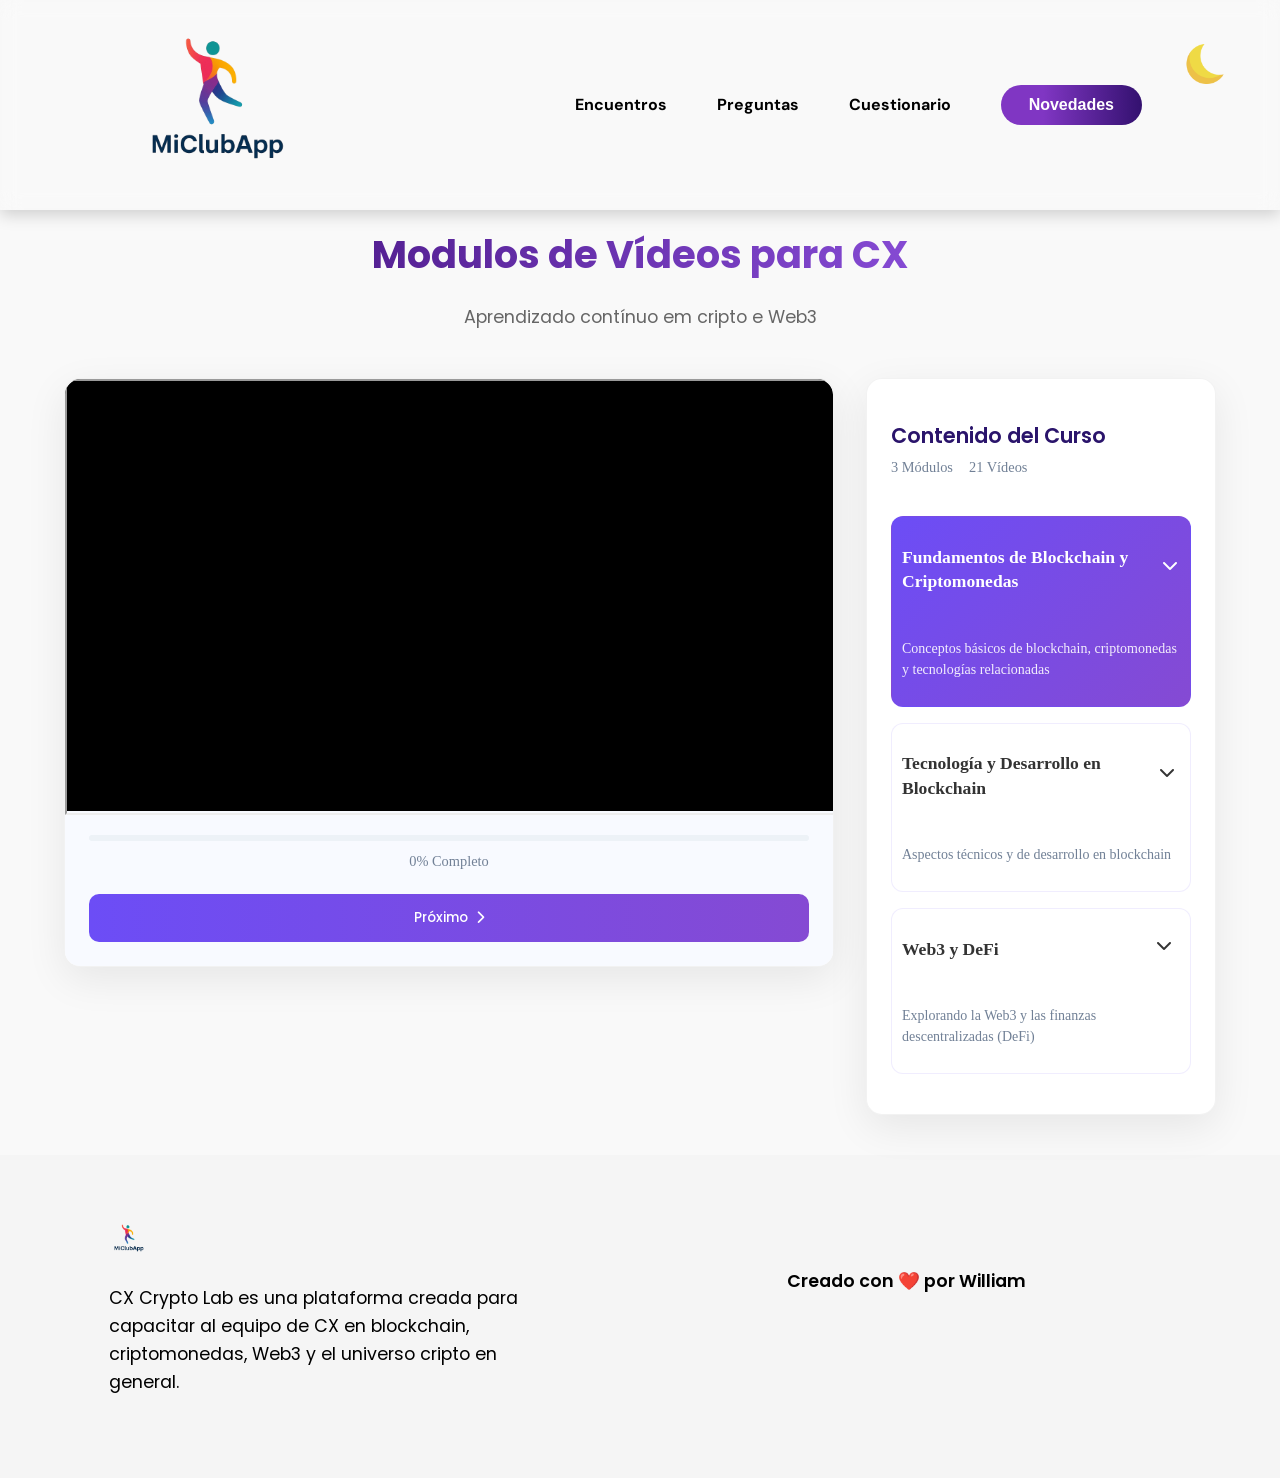
<file: todo.html>
<!DOCTYPE html>
<html lang="es">
  <head>
    <meta charset="UTF-8" />
    <meta http-equiv="X-UA-Compatible" content="IE=edge" />
    <meta name="viewport" content="width=device-width, initial-scale=1.0" />
    <link rel="stylesheet" href="style.css" />
    <link rel="stylesheet" href="styles/universal.css" />
    <link rel="stylesheet" href="styles/colors.css" />
    <link rel="stylesheet" href="styles/navbar.css" />
    <link rel="stylesheet" href="styles/footer.css" />
    <link rel="stylesheet" href="styles/noticias.css" />
    <link rel="stylesheet" href="styles/aprendizado.css" />
    <link
      rel="stylesheet"
      href="https://cdnjs.cloudflare.com/ajax/libs/font-awesome/6.4.0/css/all.min.css"
      integrity="sha512-iecdLmaskl7CVkqkXNQ/ZH/XLlvWZOJyj7Yy7tcenmpD1ypASozpmT/E0iPtmFIB46ZmdtAc9eNBvH0H/ZpiBw=="
      crossorigin="anonymous"
      referrerpolicy="no-referrer" />
    <link href="https://fonts.googleapis.com/css2?family=Poppins:wght@400;500;600&display=swap" rel="stylesheet">
    <title>Todo que necesitas - CX Crypto Lab</title>
    <link rel="icon" href="images/favicon.ico" type="image/x-icon">
    <script>
      (function () {
        if (localStorage.getItem("theme") === "dark") {
          document.documentElement.classList.add("dark");
        }
      })();
    </script>
  </head>
  <body class="light">
    <header>
      <nav style="position: fixed; top: 0; width: 100%;">
        <div class="nav-bar">
          <li class="logo">
            <a href="index.html">
              <img id="topLogo" src="images/logo.webp" alt="CX Crypto Lab Logo" />
            </a>
          </li>

          <div class="icon-theme-container">
            <img src="images/moon.png" alt="Modo Escuro" class="icon-theme" id="theme-icon" />
          </div>

          <div style="display: flex;">
            <input type="checkbox" id="check" />
            <span class="menu font-sans">
              <li>
                <a class="text-white" href="https://drive.google.com/drive/folders/0AGa2Eb7GjLLiUk9PVA?hl=es" target="_blank" rel="noopener noreferrer">Encuentros</a>
              </li>
              <li>
                <a class="text-white" href="preguntas.html" rel="noopener noreferrer">Preguntas</a>
              </li>
              <li>
                <a class="text-white" href="cuestionario.html" rel="noopener noreferrer">Cuestionario</a>
              </li>
              <li>
                <a href="noticias.html"><button class="btn-design text-bold">Novedades</button></a>
              </li>
              <label for="check" class="close-menu">
                <i class="text-white fas fa-times"></i>
              </label>
            </span>
          </div>

          <label for="check" class="open-menu">
            <i class="text-white fas fa-bars"></i>
          </label>
        </div>
      </nav>
    </header>

    <!-- Conteúdo da plataforma de aprendizado -->
    <main class="video-platform">
      <section class="course-header">
          <h1 class="news-title">Modulos de Vídeos para CX</h1>
          <p class="course-subtitle">Aprendizado contínuo em cripto e Web3</p>
      </section>

      <div class="video-modules-container">
          <article class="video-player-container">
              <div class="video-wrapper">
                  <iframe id="video-iframe" 
                          src="https://www.youtube.com/embed/8rUGRdOi3XM" 
                          allowfullscreen></iframe>
              </div>
              
              <div class="video-controls">
                  <div class="progress-container">
                      <div class="progress-bar">
                          <div class="progress-fill" id="progress"></div>
                      </div>
                      <span class="progress-text" id="progress-text">0% Completo</span>
                  </div>
                  
                  <div class="navigation-buttons">
                      <button id="prev-btn" class="nav-btn">
                          <i class="fas fa-chevron-left"></i> Anterior
                      </button>
                      <button id="next-btn" class="nav-btn">
                          Próximo <i class="fas fa-chevron-right"></i>
                      </button>
                  </div>
              </div>
          </article>

          <aside class="modules-sidebar">
              <div class="modules-header">
                  <h2>Contenido del Curso</h2>
                  <div class="course-stats">
                      <span id="total-modules"></span>
                      <span id="total-videos"></span>
                  </div>
              </div>
              
              <div class="modules-list" id="modules-container"></div>
          </aside>
      </div>
  </main>


    <!-- Footer do template original -->
    <footer>
      <div class="super-container font-poppin">
        <div class="components-outer-container">
          <div class="footer-container">
            <div class="first">
              <div class="top">
                <img id="footerLogo" src="images/logo.webp" alt="Footer Logo">
              </div>
              <div class="bottom">
                <p class="text-white">
                  CX Crypto Lab es una plataforma creada para capacitar al equipo de CX en blockchain, 
                  criptomonedas, Web3 y el universo cripto en general.
                </p>
              </div>
            </div>
            <div class="third">
              <div class="top">
                <p class="text-white">Creado con ❤️ por William</p>
              </div>
            </div>
          </div>
        </div>
      </div>
    </footer>
  
    <script src="script.js"></script>
    <script src="todo.js"></script>
  </body>
  
  <script src="https://cdn.botpress.cloud/webchat/v2.2/inject.js"></script>
  <script src="https://files.bpcontent.cloud/2024/10/21/19/20241021190125-9JVJJLMU.js"></script>
</html>
</file>
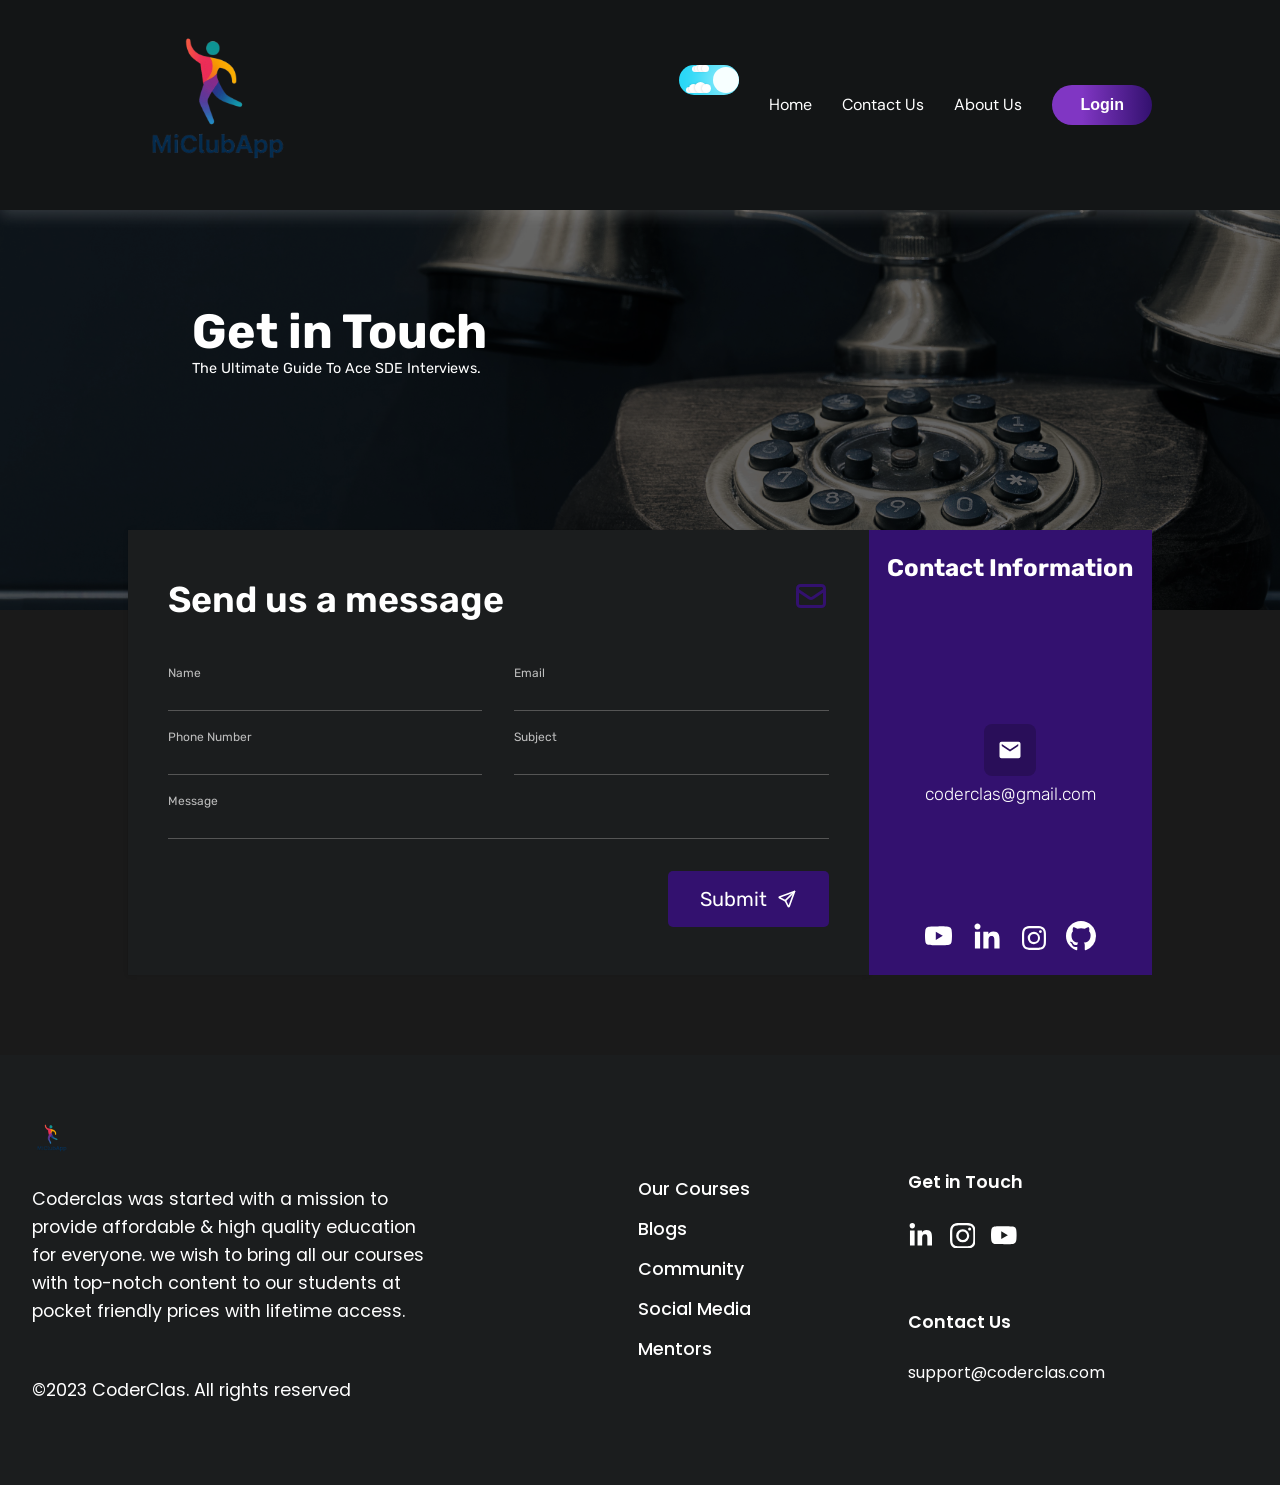
<file: pages/contact us/contact.html>
<!DOCTYPE html>
<html lang="en">
  <head>
    <meta charset="UTF-8" />
    <meta http-equiv="X-UA-Compatible" content="IE=edge" />
    <meta name="viewport" content="width=device-width, initial-scale=1.0" />
    <link
      rel="stylesheet"
      href="https://cdnjs.cloudflare.com/ajax/libs/font-awesome/6.4.0/css/all.min.css"
      integrity="sha512-iecdLmaskl7CVkqkXNQ/ZH/XLlvWZOJyj7Yy7tcenmpD1ypASozpmT/E0iPtmFIB46ZmdtAc9eNBvH0H/ZpiBw=="
      crossorigin="anonymous"
      referrerpolicy="no-referrer" />
    <title>Contact</title>
    <link rel="stylesheet" href="../../styles/universal.css" />
    <link rel="stylesheet" href="style.css" />
    <link rel="stylesheet" href="../../styles/navbar.css" />
    <link rel="stylesheet" href="../../styles/footer.css" />
    <link rel="stylesheet" href="../../styles/colors.css" />
  </head>
  <body class="dark">
    <header>
      <nav
        style="
          position: fixed;
          top: 0;
          width: 100%;
          background-color: var(--primary-bg);
        ">
        <div class="nav-bar">
          <li class="logo">
            <a href="../../index.html">
              <img
                id="topLogo"
                src="../../images/logo.webp"
                alt="CoderClas Main Logo" />
            </a>
          </li>

          <div style="display: flex">
            <div class="wrapper">
              <input type="checkbox" id="hide_checkbox" checked />
              <label for="hide_checkbox" class="toggle">
                <span class="toggle-button">
                  <span class="crater crater-1"></span>
                  <span class="crater crater-2"></span>
                  <span class="crater crater-3"></span>
                  <span class="crater crater-4"></span>
                  <span class="crater crater-5"></span>
                  <span class="crater crater-6"></span>
                  <span class="crater crater-7"></span>
                </span>
                <span class="star star-1"></span>
                <span class="star star-2"></span>
                <span class="star star-3"></span>
                <span class="star star-4"></span>
                <span class="star star-5"></span>
                <span class="star star-6"></span>
                <span class="star star-7"></span>
                <span class="star star-8"></span>
              </label>
            </div>

            <input type="checkbox" id="check" />
            <span class="menu font-sans">
              <li>
                <a class="text-white text-center" href="/index.html">Home</a>
              </li>
              <li><a class="text-white text-center" href="#">Contact Us</a></li>
              <li>
                <a
                  class="text-white text-center"
                  href="/pages/about us/about.html"
                  >About Us</a
                >
              </li>
              <li>
                <a href="../login/login.html" rel="noopener noreferrer">
                <button class="btn-design text-bold">Login</button></a>
              </li>
              <label for="check" class="close-menu">
                <i class="text-white fas fa-times"></i>
              </label>
            </span>
          </div>

          <label for="check" class="open-menu">
            <i class="text-white fas fa-bars"></i>
          </label>
        </div>
      </nav>
    </header>

    <div>
      <div class="contact-section">
        <div class="contact-bg">
          <div class="image"></div>
        </div>
        <div class="contact-title">
          <div>
            <h1>Get in Touch</h1>
            <p>The Ultimate Guide To Ace SDE Interviews.</p>
          </div>
        </div>
      </div>
    </div>

    <div
      class="contact-form-section"
      style="background-color: var(--primary-bg)">
      <div class="contact-form">
        <div class="form-title">
          <p class="send-title">Send us a message</p>
          <div>
            <svg
              style="color: var(--blog)"
              stroke="currentColor"
              fill="none"
              stroke-width="0"
              viewBox="0 0 24 24"
              height="1em"
              width="1em"
              xmlns="http://www.w3.org/2000/svg">
              <path
                stroke-linecap="round"
                stroke-linejoin="round"
                stroke-width="2"
                d="M3 8l7.89 5.26a2 2 0 002.22 0L21 8M5 19h14a2 2 0 002-2V7a2 2 0 00-2-2H5a2 2 0 00-2 2v10a2 2 0 002 2z"></path>
            </svg>
          </div>
        </div>

        <form class="form">
          <div class="first-contact-section">
            <div class="input-container">
              <input type="text" id="name" />
              <label for="name">Name</label>
            </div>
            <div class="input-container">
              <input type="text" id="email" />
              <label for="email">Email</label>
            </div>
            <div class="input-container">
              <input type="number" id="phone" />
              <label for="phone">Phone Number</label>
            </div>
            <div class="input-container">
              <input type="text" id="subject" />
              <label for="subject">Subject</label>
            </div>
          </div>

          <div class="input-container">
            <input type="text" id="message" />
            <label for="message">Message</label>
          </div>

          <div class="submit-btn">
            <a type="submit" href="#">
              Submit
              <svg
                stroke="currentColor"
                fill="none"
                stroke-width="2"
                viewBox="0 0 24 24"
                stroke-linecap="round"
                stroke-linejoin="round"
                height="1em"
                width="1em"
                xmlns="http://www.w3.org/2000/svg">
                <desc></desc>
                <path stroke="none" d="M0 0h24v24H0z" fill="none"></path>
                <line x1="10" y1="14" x2="21" y2="3"></line>
                <path
                  d="M21 3l-6.5 18a0.55 .55 0 0 1 -1 0l-3.5 -7l-7 -3.5a0.55 .55 0 0 1 0 -1l18 -6.5"></path>
              </svg>
            </a>
          </div>
        </form>
      </div>

      <div class="social-contact">
        <p>Contact Information</p>

        <div class="mail-content">
          <div class="mail-logo">
            <svg
              stroke="currentColor"
              fill="currentColor"
              stroke-width="0"
              viewBox="0 0 512 512"
              height="1em"
              width="1em"
              xmlns="http://www.w3.org/2000/svg">
              <path
                d="M437.332 80H74.668C51.199 80 32 99.198 32 122.667v266.666C32 412.802 51.199 432 74.668 432h362.664C460.801 432 480 412.802 480 389.333V122.667C480 99.198 460.801 80 437.332 80zM432 170.667L256 288 80 170.667V128l176 117.333L432 128v42.667z"></path>
            </svg>
          </div>

          <a href="mailto:coderclas@gmail.com"> coderclas@gmail.com </a>
        </div>

        <div class="icons">
          <a target="_blank" href="https://www.youtube.com/@coderclas">
            <svg
              stroke="currentColor"
              fill="currentColor"
              stroke-width="0"
              viewBox="0 0 16 16"
              height=".9em"
              width=".9em"
              xmlns="http://www.w3.org/2000/svg">
              <path
                d="M8.051 1.999h.089c.822.003 4.987.033 6.11.335a2.01 2.01 0 0 1 1.415 1.42c.101.38.172.883.22 1.402l.01.104.022.26.008.104c.065.914.073 1.77.074 1.957v.075c-.001.194-.01 1.108-.082 2.06l-.008.105-.009.104c-.05.572-.124 1.14-.235 1.558a2.007 2.007 0 0 1-1.415 1.42c-1.16.312-5.569.334-6.18.335h-.142c-.309 0-1.587-.006-2.927-.052l-.17-.006-.087-.004-.171-.007-.171-.007c-1.11-.049-2.167-.128-2.654-.26a2.007 2.007 0 0 1-1.415-1.419c-.111-.417-.185-.986-.235-1.558L.09 9.82l-.008-.104A31.4 31.4 0 0 1 0 7.68v-.123c.002-.215.01-.958.064-1.778l.007-.103.003-.052.008-.104.022-.26.01-.104c.048-.519.119-1.023.22-1.402a2.007 2.007 0 0 1 1.415-1.42c.487-.13 1.544-.21 2.654-.26l.17-.007.172-.006.086-.003.171-.007A99.788 99.788 0 0 1 7.858 2h.193zM6.4 5.209v4.818l4.157-2.408L6.4 5.209z"></path>
            </svg>
          </a>
          <a target="_blank" href="https://www.linkedin.com/in/illunise">
            <svg
              stroke="currentColor"
              fill="currentColor"
              stroke-width="0"
              viewBox="0 0 24 24"
              height="1em"
              width="1em"
              xmlns="http://www.w3.org/2000/svg">
              <path
                fill-rule="evenodd"
                d="M22.0367422,22 L17.8848745,22 L17.8848745,15.5036305 C17.8848745,13.9543347 17.85863,11.9615082 15.7275829,11.9615082 C13.5676669,11.9615082 13.237862,13.6498994 13.237862,15.3925291 L13.237862,22 L9.0903683,22 L9.0903683,8.64071385 L13.0707725,8.64071385 L13.0707725,10.4673257 L13.1276354,10.4673257 C13.6813927,9.41667396 15.0356049,8.3091593 17.0555507,8.3091593 C21.2599073,8.3091593 22.0367422,11.0753215 22.0367422,14.6734319 L22.0367422,22 Z M4.40923804,6.81585163 C3.07514653,6.81585163 2,5.73720584 2,4.40748841 C2,3.07864579 3.07514653,2 4.40923804,2 C5.73720584,2 6.81585163,3.07864579 6.81585163,4.40748841 C6.81585163,5.73720584 5.73720584,6.81585163 4.40923804,6.81585163 L4.40923804,6.81585163 Z M6.48604672,22 L2.32980492,22 L2.32980492,8.64071385 L6.48604672,8.64071385 L6.48604672,22 Z"></path>
            </svg>
          </a>
          <a target="_blank" href="https://www.instagram.com/coderclas/">
            <svg
              xmlns="http://www.w3.org/2000/svg"
              width=".8em"
              height=".8em"
              fill="currentColor"
              viewBox="0 0 16 16">
              <path
                d="M8 0C5.829 0 5.556.01 4.703.048 3.85.088 3.269.222 2.76.42a3.917 3.917 0 0 0-1.417.923A3.927 3.927 0 0 0 .42 2.76C.222 3.268.087 3.85.048 4.7.01 5.555 0 5.827 0 8.001c0 2.172.01 2.444.048 3.297.04.852.174 1.433.372 1.942.205.526.478.972.923 1.417.444.445.89.719 1.416.923.51.198 1.09.333 1.942.372C5.555 15.99 5.827 16 8 16s2.444-.01 3.298-.048c.851-.04 1.434-.174 1.943-.372a3.916 3.916 0 0 0 1.416-.923c.445-.445.718-.891.923-1.417.197-.509.332-1.09.372-1.942C15.99 10.445 16 10.173 16 8s-.01-2.445-.048-3.299c-.04-.851-.175-1.433-.372-1.941a3.926 3.926 0 0 0-.923-1.417A3.911 3.911 0 0 0 13.24.42c-.51-.198-1.092-.333-1.943-.372C10.443.01 10.172 0 7.998 0h.003zm-.717 1.442h.718c2.136 0 2.389.007 3.232.046.78.035 1.204.166 1.486.275.373.145.64.319.92.599.28.28.453.546.598.92.11.281.24.705.275 1.485.039.843.047 1.096.047 3.231s-.008 2.389-.047 3.232c-.035.78-.166 1.203-.275 1.485a2.47 2.47 0 0 1-.599.919c-.28.28-.546.453-.92.598-.28.11-.704.24-1.485.276-.843.038-1.096.047-3.232.047s-2.39-.009-3.233-.047c-.78-.036-1.203-.166-1.485-.276a2.478 2.478 0 0 1-.92-.598 2.48 2.48 0 0 1-.6-.92c-.109-.281-.24-.705-.275-1.485-.038-.843-.046-1.096-.046-3.233 0-2.136.008-2.388.046-3.231.036-.78.166-1.204.276-1.486.145-.373.319-.64.599-.92.28-.28.546-.453.92-.598.282-.11.705-.24 1.485-.276.738-.034 1.024-.044 2.515-.045v.002zm4.988 1.328a.96.96 0 1 0 0 1.92.96.96 0 0 0 0-1.92zm-4.27 1.122a4.109 4.109 0 1 0 0 8.217 4.109 4.109 0 0 0 0-8.217zm0 1.441a2.667 2.667 0 1 1 0 5.334 2.667 2.667 0 0 1 0-5.334z"
                fill="white"></path>
            </svg>
          </a>
          <a target="_blank" href="https://github.com/illunise">
            <svg height="1em" version="1.1" viewBox="0 0 16 16" width="1em">
              <path
                fill-rule="evenodd"
                d="M8 0C3.58 0 0 3.58 0 8c0 3.54 2.29 6.53 5.47 7.59.4.07.55-.17.55-.38 0-.19-.01-.82-.01-1.49-2.01.37-2.53-.49-2.69-.94-.09-.23-.48-.94-.82-1.13-.28-.15-.68-.52-.01-.53.63-.01 1.08.58 1.23.82.72 1.21 1.87.87 2.33.66.07-.52.28-.87.51-1.07-1.78-.2-3.64-.89-3.64-3.95 0-.87.31-1.59.82-2.15-.08-.2-.36-1.02.08-2.12 0 0 .67-.21 2.2.82.64-.18 1.32-.27 2-.27.68 0 1.36.09 2 .27 1.53-1.04 2.2-.82 2.2-.82.44 1.1.16 1.92.08 2.12.51.56.82 1.27.82 2.15 0 3.07-1.87 3.75-3.65 3.95.29.25.54.73.54 1.48 0 1.07-.01 1.93-.01 2.2 0 .21.15.46.55.38A8.013 8.013 0 0 0 16 8c0-4.42-3.58-8-8-8z"
                fill="#ffffff"></path>
            </svg>
          </a>
        </div>
      </div>
    </div>

    <footer>
      <div class="super-container font-poppin">
        <div class="components-outer-container">
          <div class="footer-container">
            <div class="first">
              <div class="top">
                <img id="footerLogo" src="../../images/logo.webp" alt="" />
              </div>
              <div class="bottom">
                <p class="text-white">
                  Coderclas was started with a mission to provide affordable
                  &amp; high quality education for everyone. we wish to bring
                  all our courses with top-notch content to our students at
                  pocket friendly prices with lifetime access.
                </p>
                <p class="copyright">©2023 CoderClas. All rights reserved</p>
              </div>
            </div>
            <div class="second">
              <ul>
                <li>
                  <a href="/#courses" class="footer-nav">Our Courses</a>
                </li>
                <li>
                  <a href="/#blogs" class="footer-nav">Blogs</a>
                </li>
                <li>
                  <a
                    href="https://www.youtube.com/@coderclas"
                    target="_blank"
                    class="footer-nav"
                    >Community</a
                  >
                </li>
                <li>
                  <a href="/#social" class="footer-nav">Social Media</a>
                </li>
                <li>
                  <a href="/#instructor" class="footer-nav">Mentors</a>
                </li>
              </ul>
            </div>
            <div class="third">
              <div class="top">
                <p class="text-white">Get in Touch</p>
                <div class="social-icons">
                  <a
                    class="text-white"
                    href="https://www.linkedin.com/in/illunise"
                    target="_blank"
                    rel="noreferrer">
                    <svg
                      stroke="currentColor"
                      fill="currentColor"
                      stroke-width="0"
                      viewBox="0 0 448 512"
                      height="1em"
                      width="1em"
                      xmlns="http://www.w3.org/2000/svg">
                      <path
                        d="M100.28 448H7.4V148.9h92.88zM53.79 108.1C24.09 108.1 0 83.5 0 53.8a53.79 53.79 0 0 1 107.58 0c0 29.7-24.1 54.3-53.79 54.3zM447.9 448h-92.68V302.4c0-34.7-.7-79.2-48.29-79.2-48.29 0-55.69 37.7-55.69 76.7V448h-92.78V148.9h89.08v40.8h1.3c12.4-23.5 42.69-48.3 87.88-48.3 94 0 111.28 61.9 111.28 142.3V448z"></path></svg></a>
                  <a
                    class="text-white"
                    href="https://www.instagram.com/coderclas/"
                    target="_blank"
                    rel="noreferrer"
                    ><svg
                      stroke="currentColor"
                      fill="currentColor"
                      stroke-width="0"
                      viewBox="0 0 16 16"
                      height="1em"
                      width="1em"
                      xmlns="http://www.w3.org/2000/svg">
                      <path
                        d="M8 0C5.829 0 5.556.01 4.703.048 3.85.088 3.269.222 2.76.42a3.917 3.917 0 0 0-1.417.923A3.927 3.927 0 0 0 .42 2.76C.222 3.268.087 3.85.048 4.7.01 5.555 0 5.827 0 8.001c0 2.172.01 2.444.048 3.297.04.852.174 1.433.372 1.942.205.526.478.972.923 1.417.444.445.89.719 1.416.923.51.198 1.09.333 1.942.372C5.555 15.99 5.827 16 8 16s2.444-.01 3.298-.048c.851-.04 1.434-.174 1.943-.372a3.916 3.916 0 0 0 1.416-.923c.445-.445.718-.891.923-1.417.197-.509.332-1.09.372-1.942C15.99 10.445 16 10.173 16 8s-.01-2.445-.048-3.299c-.04-.851-.175-1.433-.372-1.941a3.926 3.926 0 0 0-.923-1.417A3.911 3.911 0 0 0 13.24.42c-.51-.198-1.092-.333-1.943-.372C10.443.01 10.172 0 7.998 0h.003zm-.717 1.442h.718c2.136 0 2.389.007 3.232.046.78.035 1.204.166 1.486.275.373.145.64.319.92.599.28.28.453.546.598.92.11.281.24.705.275 1.485.039.843.047 1.096.047 3.231s-.008 2.389-.047 3.232c-.035.78-.166 1.203-.275 1.485a2.47 2.47 0 0 1-.599.919c-.28.28-.546.453-.92.598-.28.11-.704.24-1.485.276-.843.038-1.096.047-3.232.047s-2.39-.009-3.233-.047c-.78-.036-1.203-.166-1.485-.276a2.478 2.478 0 0 1-.92-.598 2.48 2.48 0 0 1-.6-.92c-.109-.281-.24-.705-.275-1.485-.038-.843-.046-1.096-.046-3.233 0-2.136.008-2.388.046-3.231.036-.78.166-1.204.276-1.486.145-.373.319-.64.599-.92.28-.28.546-.453.92-.598.282-.11.705-.24 1.485-.276.738-.034 1.024-.044 2.515-.045v.002zm4.988 1.328a.96.96 0 1 0 0 1.92.96.96 0 0 0 0-1.92zm-4.27 1.122a4.109 4.109 0 1 0 0 8.217 4.109 4.109 0 0 0 0-8.217zm0 1.441a2.667 2.667 0 1 1 0 5.334 2.667 2.667 0 0 1 0-5.334z"></path></svg></a>
                  <a
                    class="text-white"
                    href="https://www.youtube.com/@coderclas"
                    target="_blank"
                    rel="noreferrer">
                    <svg
                      stroke="currentColor"
                      fill="currentColor"
                      stroke-width="0"
                      viewBox="0 0 16 16"
                      height="1em"
                      width="1em"
                      xmlns="http://www.w3.org/2000/svg">
                      <path
                        d="M8.051 1.999h.089c.822.003 4.987.033 6.11.335a2.01 2.01 0 0 1 1.415 1.42c.101.38.172.883.22 1.402l.01.104.022.26.008.104c.065.914.073 1.77.074 1.957v.075c-.001.194-.01 1.108-.082 2.06l-.008.105-.009.104c-.05.572-.124 1.14-.235 1.558a2.007 2.007 0 0 1-1.415 1.42c-1.16.312-5.569.334-6.18.335h-.142c-.309 0-1.587-.006-2.927-.052l-.17-.006-.087-.004-.171-.007-.171-.007c-1.11-.049-2.167-.128-2.654-.26a2.007 2.007 0 0 1-1.415-1.419c-.111-.417-.185-.986-.235-1.558L.09 9.82l-.008-.104A31.4 31.4 0 0 1 0 7.68v-.123c.002-.215.01-.958.064-1.778l.007-.103.003-.052.008-.104.022-.26.01-.104c.048-.519.119-1.023.22-1.402a2.007 2.007 0 0 1 1.415-1.42c.487-.13 1.544-.21 2.654-.26l.17-.007.172-.006.086-.003.171-.007A99.788 99.788 0 0 1 7.858 2h.193zM6.4 5.209v4.818l4.157-2.408L6.4 5.209z"></path></svg></a>
                </div>
              </div>
              <div class="bottom">
                <p class="text-white">Contact Us</p>
                <a href="mailto:support@coderclas.com" class="text-white">support@coderclas.com</a>
              </div>
            </div>
          </div>
        </div>
      </div>
    </footer>

    <script src="../script.js"></script>
  </body>
</html>
</file>
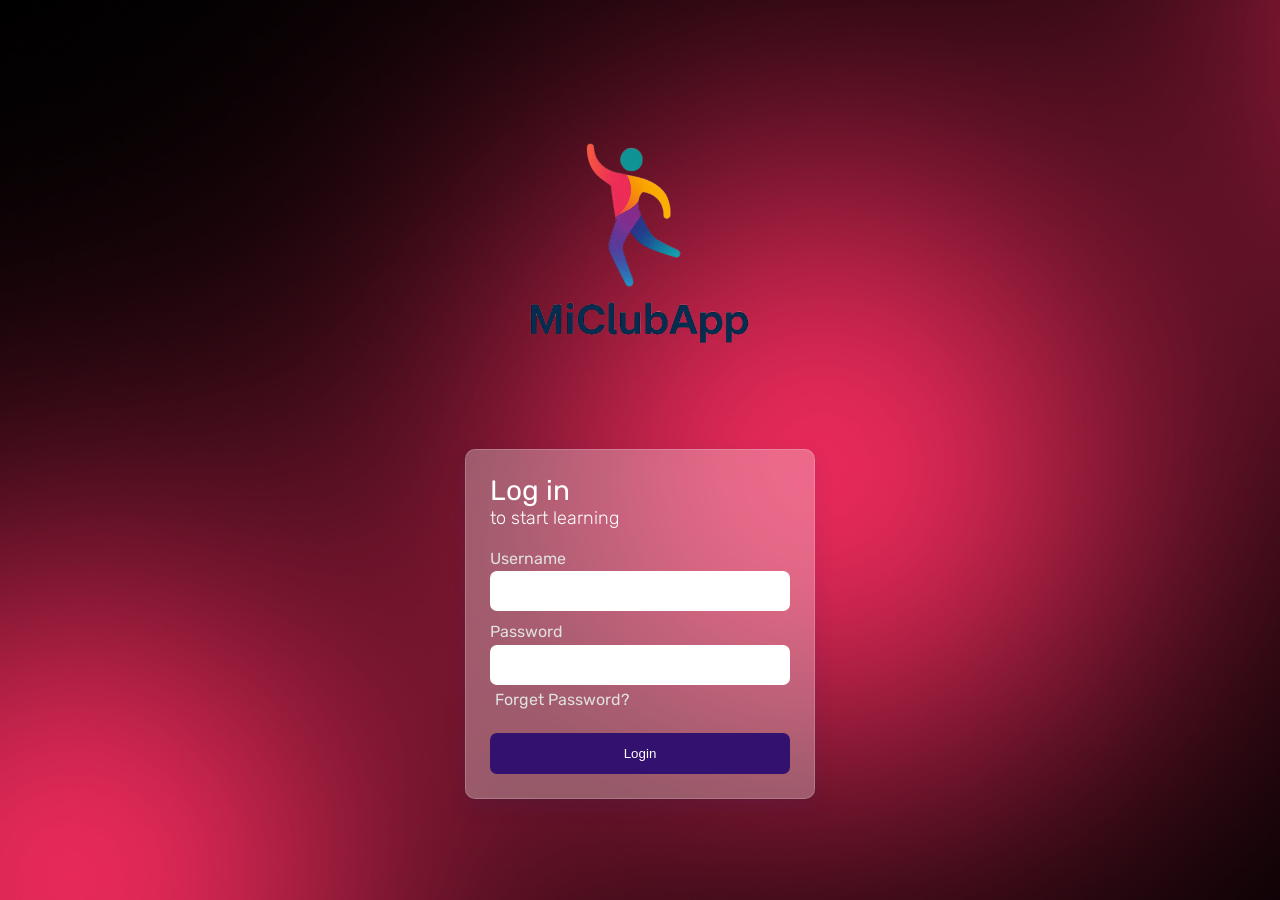
<file: pages/login/login.html>
<!DOCTYPE html>
<html lang="en">
<head>
    <meta charset="UTF-8">
    <meta http-equiv="X-UA-Compatible" content="IE=edge">
    <meta name="viewport" content="width=device-width, initial-scale=1.0">
    <title>Login - Coderclas</title>
    <link rel="stylesheet" href="../../styles/universal.css" />
    <link rel="stylesheet" href="../../styles/navbar.css" />
    <link rel="stylesheet" href="style.css" />
    <link rel="stylesheet" href="../../styles/footer.css" />
    <link rel="stylesheet" href="../../styles/colors.css" />
</head>
<body class="dark">

    <div class="login-section">
        <img class="logo" src="../../images/logo.webp" alt="Coderclas Logo">
        <div class="login-box">
            <p class="login-title">Log in</p>
            <p class="login-subtitle">to start learning</p>
            <form method="POST" class="form" action="#">
                <label for="username">Username</label>
                <input type="text" name="userame" id="username">

                <label for="password">Password</label>
                <input type="password" name="password" id="password">
                <a class="forget" href="#">Forget Password?</a>

                <input id="submit" type="submit" value="Login">
            </form>
        </div>
    </div>
    
    <script src="../script.js"></script>
</body>
</html>
</file>
<file: quiz/styles.css>
body {
    margin: 0;
    font-family: 'Poppins', sans-serif;
}

.container {
    min-height: 100vh;
    background: linear-gradient(to bottom right, #4f0b9e, #291549);
    color: white;
    display: flex;
    flex-direction: column;
    align-items: center;
    justify-content: center;
    padding: 16px;
}

.screen {
    border-radius: 8px;
    padding: 48px;
    max-width: 500px;
    width: 100%;
    text-align: center;
    box-shadow: 0 10px 30px rgba(0, 0, 0, 0.3);
    transition: opacity 0.5s ease, transform 0.5s ease; /* Mantém a animação */
}
.hidden {
    opacity: 0;
    transform: translateY(20px);
    display: none; /* Remove o espaço da tela oculta */
}
.active {
    opacity: 1;
    transform: translateY(0);
}
.screen.active {
    opacity: 1;
    transform: translateY(0);
}

.glass-morphism {
    background: rgba(41, 21, 73, 0.4);
    backdrop-filter: blur(10px);
    border: 1px solid rgba(79, 11, 158, 0.2);
    box-shadow: 0 8px 32px rgba(31, 38, 135, 0.37);
}

@keyframes zoom-in-out {
    0% { transform: scale(1); }
    50% { transform: scale(1.05); }
    100% { transform: scale(1); }
}

.title {
    font-size: 2.5rem;
    font-weight: bold;
    margin-bottom: 24px;
    background: linear-gradient(to right, #b388ff, #7c4dff); /* Suas cores originais */
    -webkit-background-clip: text;
    color: transparent;
    animation: zoom-in-out 2s ease-in-out infinite;
}

.description {
    font-size: 1.125rem;
    margin-bottom: 16px;
}

.button {
    background: linear-gradient(to right, #b388ff, #7c4dff);
    color: white;
    font-weight: bold;
    padding: 12px 32px;
    border-radius: 9999px;
    font-size: 1.125rem;
    border: none;
    cursor: pointer;
    transition: all 0.3s ease;
}

.button:hover {
    opacity: 0.9;
    transform: scale(1.05);
}

.game-header {
    display: flex;
    justify-content: space-between;
    align-items: center;
    margin-bottom: 32px;
    margin-top: 16px;
}

.score-box, .timer-box {
    border-radius: 8px;
    padding: 8px 16px;
    display: flex;
    align-items: center;
}

.level-title {
    font-size: 1.25rem;
    font-weight: bold;
    background: linear-gradient(to right, #b388ff, #7c4dff);
    -webkit-background-clip: text;
    color: transparent;
}

.progress-bar {
    margin-bottom: 24px;
}

.progress-label {
    display: flex;
    justify-content: space-between;
    font-size: 0.875rem;
    margin-bottom: 8px;
}

.bar {
    width: 100%;
    background: rgba(79, 11, 158, 0.3);
    border-radius: 9999px;
    height: 10px;
}

@keyframes progress-pulse {
    0% { opacity: 1; }
    50% { opacity: 0.8; }
    100% { opacity: 1; }
}

.fill {
    background: linear-gradient(to right, #b388ff, #7c4dff); /* Suas cores */
    height: 100%;
    border-radius: 9999px;
    transition: width 0.7s ease;
    animation: progress-pulse 2s ease-in-out infinite;
}

.question-box {
    border-radius: 12px;
    padding: 24px;
    margin-bottom: 24px;
}

.question-box h3 {
    font-size: 1.25rem;
    font-weight: medium;
    margin-bottom: 12px;
}

.question-box p {
    font-size: 1.125rem;
}

.options button {
    text-align: left;
    padding: 16px;
    border-radius: 8px;
    width: 100%;
    margin-bottom: 12px;
    background: rgba(41, 21, 73, 0.4);
    color: white;
    border: none;
    cursor: pointer;
    transition: all 0.3s ease;
}

.options button:hover:not(:disabled) {
    transform: translateX(10px);
    background: rgba(79, 11, 158, 0.5);
}

.feedback {
    text-align: center;
    padding: 16px;
    border-radius: 8px;
    margin-bottom: 16px;
}

.timer-bar {
    width: 100%;
    background: rgba(79, 11, 158, 0.3);
    border-radius: 9999px;
    height: 6px;
    margin-top: 24px;
}

.timer-fill {
    height: 100%;
    border-radius: 9999px;
    background: #b388ff;
    transition: width 1s linear;
}

.close-btn {
    position: absolute;
    top: 8px;
    right: 8px;
    padding: 8px;
    border-radius: 9999px;
    background: none;
    border: none;
    color: white;
    cursor: pointer;
}

.close-btn:hover {
    background: rgba(79, 11, 158, 0.5);
}

.icon {
    width: 20px;
    height: 20px;
    margin-right: 8px;
}

.icon-large {
    width: 64px;
    height: 64px;
    margin: 0 auto 16px;
    color: #b388ff;
}

@keyframes fade-in {
    from { opacity: 0; transform: translateY(10px); }
    to { opacity: 1; transform: translateY(0); }
}

@keyframes pulse {
    0% { transform: scale(1); }
    50% { transform: scale(1.05); }
    100% { transform: scale(1); }
}

.animate-fade-in {
    animation: fade-in 0.5s ease-out forwards;
}

.animate-pulse-slow {
    animation: pulse 2s ease-in-out infinite;
}
.correct {
    background: rgba(34, 197, 94, 0.1);
}

.incorrect {
    background: rgba(239, 68, 68, 0.1);
}
.option-icon {
    width: 20px;
    height: 20px;
    margin-right: 10px;
    vertical-align: middle;
}
/* Ajustes para telas menores, como MacBook (máximo de 1440px) */
@media (max-width: 1440px) {
    .container {
        padding: 8px; /* Reduz o padding do contêiner principal */
    }

    .screen {
        padding: 24px; /* Reduz o padding interno */
        max-width: 90%; /* Ajusta a largura máxima para caber melhor */
    }

    .title {
        font-size: 2rem; /* Reduz o tamanho do título */
        margin-bottom: 16px; /* Reduz a margem inferior */
    }

    .description {
        font-size: 1rem; /* Reduz o tamanho da descrição */
        margin-bottom: 12px; /* Reduz a margem */
    }

    .button {
        padding: 10px 24px; /* Reduz o padding do botão */
        font-size: 1rem; /* Reduz o tamanho da fonte */
    }

    .game-header {
        flex-direction: column; /* Alinha verticalmente para economizar espaço */
        align-items: center;
        margin-bottom: 16px; /* Reduz a margem */
    }

    .score-box, .timer-box {
        padding: 6px 12px; /* Reduz o padding */
    }

    .level-title {
        font-size: 1.125rem; /* Reduz o tamanho da fonte */
    }

    .progress-bar {
        margin-bottom: 16px; /* Reduz a margem */
    }

    .question-box {
        padding: 16px; /* Reduz o padding */
        margin-bottom: 16px; /* Reduz a margem */
    }

    .question-box h3 {
        font-size: 1.125rem; /* Reduz o tamanho do título da pergunta */
    }

    .question-box p {
        font-size: 1rem; /* Reduz o tamanho do texto da pergunta */
    }

    .options button {
        padding: 12px; /* Reduz o padding dos botões de opções */
        font-size: 0.9rem; /* Reduz o tamanho da fonte */
        margin-bottom: 8px; /* Reduz a margem entre botões */
    }

    .timer-bar {
        margin-top: 16px; /* Reduz a margem */
    }
}
</file>
<file: style.css>
.first-section h2 span {
  background: -webkit-linear-gradient(
    90deg,
    var(--blog-secondary) 0%,
    var(--blog) 100%
  );
  -webkit-background-clip: text;
  -webkit-text-fill-color: transparent;
  max-width: max-content;
}

.first-section a {
  background: rgb(190, 32, 72);
  background: linear-gradient(
    90deg,
    var(--blog-secondary) 30%,
    var(--blog) 100%
  );
  border-radius: 99px;
  box-sizing: border-box;
  cursor: pointer;
  color: #ffffff;
  margin-top: 25px;
  line-height: 24px;
  opacity: 1;
  outline: 0 solid transparent;
  user-select: none;
  -webkit-user-select: none;
  touch-action: manipulation;
  width: fit-content;
  word-break: break-word;
  border: 0;
}

.headerImage {
  position: relative;
  animation: animate 2s alternate infinite;
}

.second-section {
  background: rgb(190, 32, 72);
  background: linear-gradient(90deg, var(--blog-secondary), var(--blog));
  box-sizing: border-box;
  position: relative;
  color: #fff;
  border-radius: 1.2rem;
  box-shadow: var(--drop-shadow) 10px 10px 0px -2px;
  padding: 3% 5%;
  margin: 3% 20%;
  overflow: hidden; /* Evita que o texto ultrapasse os limites da caixa */
}

/* Ajuste de padding para telas menores */
@media (max-width: 1440px) {
  .second-section {
    margin: 3% 10%; /* Reduzindo a margem para evitar cortes */
    padding: 5% 3%; /* Ajuste do espaçamento interno */
  }
}

@media (max-width: 1024px) {
  .second-section {
    margin: 3% 5%;
    padding: 6% 4%;
    overflow: visible; /* Permite que o conteúdo se ajuste sem cortes */
    word-wrap: break-word;
  }

  .journey-list {
    flex-wrap: wrap; /* Permite que os itens se ajustem corretamente */
    justify-content: center; /* Centraliza os itens em telas menores */
  }
}


.section-one-title {
  color: var(--primary-color);
}

.journey-list {
  display: flex;
  justify-content: space-between;
  flex-direction: row;
  padding: 0 20px; /* Adiciona padding lateral */
  box-sizing: border-box;
}

.border-right {
  border-right: 1px solid black;
  margin: 0 20px;
}

.third-section {
  padding: 5% 10%;
  color: var(--primary-color);
  background-color: var(--secondary-bg);
}

.third-section-title {
  margin-bottom: 4%;
}

.third-section-title span {
  color: var(--blog);
}

.card {
  background: #fff; /* Padrão para modo claro */
  border-radius: 10px;
  box-shadow: 0 4px 8px rgba(0, 0, 0, 0.1); /* Sombra no modo claro */
  transition: transform 0.3s ease, box-shadow 0.3s ease;
  padding: 1.25rem;
  text-decoration: none;
  color: #333; /* Texto no modo claro */
  width: 100%;
  max-width: 350px;
  height: 400px;
  display: flex;
  flex-direction: column;
  justify-content: space-between;
}
.card:hover .course-title {
  -webkit-line-clamp: unset;
  height: auto;
  max-height: 200px; /* Limite máximo para o texto expandido */
  overflow-y: auto;
}

/* Efeito de hover */
.card:hover {
  transform: translateY(-10px);
  box-shadow: 0 8px 16px rgba(0, 0, 0, 0.2); /* Hover no modo claro */
}

.course-thumbnail {
  width: 100%;
  height: 200px; /* Define uma altura fixa para a imagem */
  object-fit: cover; /* Garante que a imagem cubra a área sem distorcer */
  border-radius: 5px;
  margin-bottom: 1rem;
}

.card-level {
  display: inline;
  padding: 0.15rem 0.7rem;
  border-radius: 99px;
  color: #09c533;
  font-size: 0.7rem;
  border: 2px solid #09c533;
  margin-bottom: 0.5rem;
}

.course-title {
  font-size: 1.2rem;
  margin: 0;
  padding: 0;
  overflow: hidden;
  text-overflow: ellipsis;
  display: -webkit-box;
  -webkit-line-clamp: 2;
  -webkit-box-orient: vertical;
  line-height: 1.4;
  height: 2.8em;
  transition: all 0.3s ease;
}
.card div {
  flex-grow: 1;
  display: flex;
  flex-direction: column;
  justify-content: space-between;
}

.line {
  border-bottom: 2px solid var(--acsent-color);
  width: 70%;
  opacity: 0.2;
}

.course-price-section {
  display: flex;
  flex-direction: row;
}

.final-price {
  color: var(--blog);
  margin-left: 5px;
  font-size: 1.3rem;
}

.prev-price {
  margin-left: 15px;
  font-size: 1.3rem;
  text-decoration: line-through;
  color: var(--acsent-color);
}

.discount-percent {
  color: #fff;
  font-size: 1rem;
  border-radius: 0.375rem;
  padding: 6px 10px;
  margin-left: 15px;
  background-color: #09c533;
}

.instructor-title {
  display: flex;
  flex-direction: row;
  align-items: center;
  justify-content: space-between;
  margin-bottom: 10px;
}

.instructor-title p {
  font-size: 2.5rem;
  margin: 0;
  text-align: left;
}

.instructor-title p span {
  color: var(--blog);
}

.button-61 {
  align-items: center;
  appearance: none;
  border-radius: 4px;
  border-style: none;
  box-shadow: rgba(0, 0, 0, 0.2) 0 3px 1px -2px, rgba(0, 0, 0, 0.14) 0 2px 2px 0,
    rgba(0, 0, 0, 0.12) 0 1px 5px 0;
  box-sizing: border-box;
  cursor: pointer;
  display: inline-flex;
  font-family: Roboto, sans-serif;
  justify-content: center;
  letter-spacing: 0.0892857em;
  min-width: 64px;
  outline: none;
  overflow: visible;
  position: relative;
  text-decoration: none;
  text-transform: uppercase;
  transition: box-shadow 280ms cubic-bezier(0.4, 0, 0.2, 1);
  user-select: none;
  -webkit-user-select: none;
  touch-action: manipulation;
  vertical-align: middle;
  will-change: transform, opacity;
}

.button-61:hover {
  box-shadow: rgba(0, 0, 0, 0.2) 0 2px 4px -1px, rgba(0, 0, 0, 0.14) 0 4px 5px 0,
    rgba(0, 0, 0, 0.12) 0 1px 10px 0;
}

.button-61:disabled {
  background-color: rgba(0, 0, 0, 0.12);
  box-shadow: rgba(0, 0, 0, 0.2) 0 0 0 0, rgba(0, 0, 0, 0.14) 0 0 0 0,
    rgba(0, 0, 0, 0.12) 0 0 0 0;
  color: rgba(0, 0, 0, 0.37);
  cursor: default;
  pointer-events: none;
}

.button-61:not(:disabled) {
  color: #fff;
  background-color: var(--blog);
}

.button-61:focus {
  box-shadow: rgba(0, 0, 0, 0.2) 0 2px 4px -1px, rgba(0, 0, 0, 0.14) 0 4px 5px 0,
    rgba(0, 0, 0, 0.12) 0 1px 10px 0;
}

.button-61:active {
  box-shadow: rgba(0, 0, 0, 0.2) 0 5px 5px -3px,
    rgba(0, 0, 0, 0.14) 0 8px 10px 1px, rgba(0, 0, 0, 0.12) 0 3px 14px 2px;
  background: var(--know-more-btn-active);
}

.line-long {
  width: 100%;
  border-bottom: 1px solid var(--acsent-color);
}

.instructor-content {
  padding: 4rem 0;
}

.image-div img {
  width: 16rem;
}

.name-div {
  margin-top: 2rem;
}

.name {
  font-size: 1.875rem;

  line-height: 2.25rem;
  margin: 0;
  padding: 0;
}

.designation {
  color: var(--acsent-color);
  font-size: 1.5rem;
  line-height: 2rem;
  margin: 0;
  font-weight: 400;
  padding: 0;
}

.description-div {
  border: 1px dashed var(--course-border);
  padding: 20px;
  border-radius: 15px;
}

.description {
  font-size: 1.5rem;

  font-weight: 200;
  line-height: 2rem;
  margin: 0;
  text-align: justify;
  padding: 0;
}

.description span {
  color: var(--blog);
}

.social-title {
  color: var(--primary-color);
  margin: 0;
}

.social-desc {
  color: var(--primary-color);
  font-weight: 500;
}

.git-redirect,
.git-text {
  color: var(--primary-color);
}

.social-card-section {
  font-size: 1.5rem;
  line-height: 2rem;
  gap: 3rem;
  display: grid;
  justify-content: center;
  margin-top: 4rem;
}

.social-card {
  gap: 1rem;
  flex-direction: column;
  display: flex;
  align-items: center;
}

.social-icon {
  width: 5rem;
  height: 5rem;
}

.social-icon img {
  box-shadow: rgba(100, 100, 111, 0.2) 0px 7px 29px 0px;
}

.text-link {
  gap: 0.25rem;
  align-items: center;
  justify-content: center;
}

.advantage-section {
  padding-bottom: 100px;
  width: 100vw;
}

.whycm-container h1 {
  font-size: 2.5rem;
  margin-bottom: 1rem;
  color: var(--primary-color);
}

.whycm-container p {
  font-size: 1.2rem;
  font-weight: 300;
  margin-bottom: 2rem;
  text-align: center;
  color: var(--acsent-color);
}

.advantage-sub-section {
  margin: auto;
  max-width: 1500px;
}

.advantage-section {
  text-align: center;
  font-family: "Poppins", "sans-serif";
  font-weight: 600;
}

.whycm-container {
  align-items: center;
  display: flex;
  flex-direction: column;
  justify-content: center;
  padding: 100px 0 2rem;
}

.adv-section {
  box-shadow: rgb(0, 0, 0, 0.2) 0px 7px 29px 0px;
}

.whycm-container .adv-section {
  background-color: var(--secondary-bg);
  border-radius: 1.4rem;
  display: flex;
  flex-wrap: wrap;
  gap: 2rem;
  justify-content: center;
  margin: auto;
  padding: 80px 20px;
  width: 80%;
}

.whycm-container .adv-section .adv-card {
  background: var(--primary-bg);
  border-radius: 1.8rem;
  display: flex;
  flex-direction: column;
  gap: 1rem;
  height: 170px;
  justify-content: center;
  padding: 2rem;
  transition: all 0.3s ease;
  width: 200px;
  cursor: pointer;
  perspective: 100px;
}

.whycm-container .adv-section .adv-card img {
  align-items: center;
  display: flex;
  justify-content: center;
  width: 50px;
}

.adv-desc {
  text-align: left;
  font-size: 18px;
  font-family: Poppins, "sans-serif";
  font-weight: 400;
  color: var(--primary-color);
}

.adv-card:hover {
  background: #8030d0 !important;
  transform: scale(1.05);
  color: #fff !important;
  box-shadow: rgba(255, 255, 255, 0.2) 0px 7px 29px 5px; /* Mantido para modo escuro */
}
/* Sombra específica para modo claro */
body.light .adv-card:hover {
  box-shadow: rgba(128, 48, 208, 0.4) 0px 7px 29px 15px; /* Roxo suave para modo claro */
}

.about-us {
  background-color: var(--secondary-bg);
  color: var(--primary-color);
}

@media only screen and (min-width: 900px) {
  /* For Desktop */

  .title {
    font-size: 42px;
  }

  .first-section {
    text-align: left;
    margin: 12% 10%;
    display: flex;
    flex-direction: row;
  }

  .first-section h2 {
    font-size: 54px;
  }

  .first-section h3 {
    font-weight: 200;
    font-size: 22px;
    margin: 0px 0px 49px 0px;
  }

  .headerText {
    width: 60%;
  }

  .headerImage-div {
    width: 40%;
    margin: 0px 0px 0px 0px;
    display: flex;
    justify-content: center;
    align-items: center;
  }

  .headerImage {
    width: 75%;
    float: right;
  }

  .first-section a {
    font-size: 20px;
    padding: 18px 36px;
  }


  .journey-title {
    font-size: 38px;
  }

  .journey-title p {
    margin: 0px 0px 20px 0px;
    padding: 0;
  }
  

  .journey-items h4 {
    font-size: 32px;
    margin: 5px 0px;
    padding: 0;
  }

  .journey-items p {
    font-size: 18px;
    margin: 0;
    padding: 0;
  }

  /* continua */

  .card {
    max-width: 350px;
  }

  .about-us {
    padding: 3% 20%;
  }

  .button-61 {
    font-size: 0.875rem;
    padding: 0.75rem 1.75rem;
  }

  .image-div img {
    width: 16rem;
    height: 16rem;
  }

  .social-section {
    padding: 5% 20%;
  }

  .social-card-section {
    grid-template-columns: repeat(4, minmax(0, 1fr));
  }

  .social-desc {
    font-size: 1rem;
  }

}

@media only screen and (max-width: 900px) {
  /* For Phone */

  .title {
    font-size: 40px;
  }

  .first-section {
    padding: 80px 5px;
    text-align: center;
    margin: 20px 0px;
  }

  .first-section h2 {
    font-size: 38px;
  }

  .first-section h2 span {
    font-size: 28px;
  }

  .first-section h3 {
    font-size: 14px;
    font-weight: normal;
    margin: 0px 0px 38px 0px;
  }

  .headerImage {
    width: 100%;
    margin-top: 60px;
  }

  .first-section a {
    font-size: 20px;
    padding: 10px 25px;
  }

/* --- */
  .journey-title {
    font-size: 26px;
  }

  .journey-title p {
    margin: 0px 0px 20px 0px;
    padding: 0;
  }


  .journey-items h4 {
    font-size: 20px;
    margin: 5px 0px;
    padding: 0;
  }

  .journey-items p {
    font-weight: 400;
    margin: 0;
    padding: 0;
  }

  .card {
    width: 90%;
  }

  .about-us {
    padding: 15% 8%;
  }

  .instructor-title p {
    font-size: 24px;
  }

  .button-61 {
    font-size: 0.575rem;
    line-height: 1.25rem;
    inline-size: 100px;
    padding: 0.5rem 1rem;
  }

  .image-div img {
    width: 13rem;
    height: 13rem;
  }

  .social-section {
    padding: 20% 10%;
  }

  .social-card-section {
    grid-template-columns: repeat(2, minmax(0, 1fr));
  }

  .social-desc {
    font-size: 0.8rem;
  }

  .advantage-desc {
    font-size: 0.875rem;
    font-weight: 300;
  }

  .whycm-container h1 {
    font-size: 2rem;
    margin: auto;
    text-align: center;
    width: 90%;
  }

  .whycm-container p {
    font-size: 1.2rem;
    margin: auto auto 1.5rem;
    text-align: center;
    width: 90%;
  }

}

@keyframes animate {
  from {
    bottom: 0;
  }
  to {
    bottom: 20px;
  }
}
/* Estilos base */
.menu li a {
  position: relative;
  text-decoration: none;
  font-weight: bold;
  padding: 5px 10px;
  transition: color 0.3s ease-in-out, text-shadow 0.3s ease-in-out;
}

/* Estilos para MODO OSCURO */
body.dark .menu li a {
  color: white;
}

body.dark .menu li a:hover {
  color: #d0aaff;
  text-shadow: 0px 0px 20px rgba(128, 54, 195, 1), 
               0px 0px 30px rgba(128, 54, 195, 0.8);
}

body.dark .menu li a::after {
  background: linear-gradient(to right, #cccccc, #ffffff); /* Línea plateada */
}

/* Estilos para MODO CLARO */
body.light .menu li a {
  color: black; /* Cambia el texto a negro en modo claro */
}
/* Modo escuro para os cards */
body.dark .card {
  background: #1a1a1a; /* Fundo escuro para modo noturno */
  color: #fff; /* Texto branco no modo noturno */
  box-shadow: 0 4px 8px rgba(128, 48, 208, 0.3); /* Sombra roxa sutil no modo escuro */
}
body.dark .card:hover {
  box-shadow: 0 8px 16px rgba(128, 48, 208, 0.8); /* Sombra roxa mais forte no hover no modo escuro */
}

body.light .menu li a:hover {
  color: #8036C3; /* Color principal en hover */
  text-shadow: 0px 0px 10px rgba(128, 54, 195, 0.7);
}

body.light .menu li a::after {
  background: linear-gradient(to right, #8036C3, #33116F); /* Línea violeta en modo claro */
}

/* Línea debajo de los enlaces */
.menu li a::after {
  content: "";
  position: absolute;
  left: 0;
  bottom: -3px; /* Ajusta la distancia más cerca del texto */
  width: 100%;
  height: 2px;
  opacity: 0;
  transition: opacity 0.3s ease-in-out, transform 0.3s ease-in-out;
  transform: scaleX(0);
}

/* Efecto al pasar el mouse */
.menu li a:hover::after {
  opacity: 1;
  transform: scaleX(1);
}
/* Contêiner do carrossel zzz */
.carousel {
  position: relative;
  width: 100%;
  max-width: 1000px; /* Mesma largura máxima do original */
  margin: 0 auto;
  overflow: hidden;
}
.carousel-inner {
  display: flex;
  transition: transform 0.5s ease-in-out; /* Transição suave */
}
/* Cada slide */
.carousel-item {
  flex: 0 0 50%;
  padding: 20px;
  box-sizing: border-box;
  display: flex; /* Adiciona flex para centralizar o card */
  justify-content: center; /* Centraliza horizontalmente */
  align-items: center; /* Centraliza verticalmente */
}
/* Botões de navegação */
.carousel-control {
  position: absolute;
  top: 50%;
  transform: translateY(-50%);
  background: rgba(94, 10, 187, 0.5); /* #5e0abb com transparência */
  backdrop-filter: blur(10px); /* Efeito de vidro */
  color: #fff;
  border: 1px solid rgba(255, 255, 255, 0.2); /* Borda sutil */
  padding: 15px 20px; /* Mantendo o arredondamento ajustado */
  cursor: pointer;
  font-size: 24px;
  border-radius: 50%;
  box-shadow: 0 4px 8px rgba(0, 0, 0, 0.1); /* Sombra leve */
  transition: background 0.3s ease, transform 0.3s ease;
}

.carousel-control:hover {
  background: rgba(71, 10, 140, 0.5); /* #470a8c com transparência */
  transform: translateY(-50%) scale(1.1); /* Leve zoom no hover */
}

.prev {
  left: 10px;
}

.next {
  right: 10px;
}
/* Indicadores */
.carousel-indicators {
  position: absolute;
  bottom: 10px;
  left: 50%;
  transform: translateX(-50%);
  display: flex;
  gap: 10px;
}
.indicator {
  width: 12px;
  height: 12px;
  border-radius: 50%;
  background: #ccc;
  cursor: pointer;
  transition: background 0.3s ease;
}

.indicator.active {
  background: #333;
}

/* Responsividade */
@media (max-width: 768px) {
  .carousel-item {
      padding: 10px;
  }
  .card {
      padding: 1rem;
  }
  .carousel-control {
      font-size: 18px;
      padding: 8px;
  }
}


.carousel-arrow:hover {
  background: #451983;
  transform: translateY(-50%) scale(1.1);
}


/* Responsividade */
@media (max-width: 768px) {
  .carousel-container {
    padding: 0 40px;
    max-width: 100%;
  }
  
  .video-card {
    flex: 0 0 100%;
  }
  
  .video-card:nth-child(n+2) {
    opacity: 0;
    position: absolute;
  }
}
main {
  padding-top: 100px; /* Ajuste conforme a altura do cabeçalho */
}
.quiz-section {
  display: flex;
  flex-direction: column;
  align-items: center;
  padding: 20px;
}

.quiz-section h1 {
  font-size: 2rem;
  margin-bottom: 20px;
  color: #fff; /* Ajuste a cor conforme o tema */
}

.quiz-section iframe {
  width: 100%; /* Ocupa o espaço disponível */
  max-width: 640px; /* Largura máxima do iframe */
  border: none;
}
body.quiz-page {
  display: flex;
  flex-direction: column;
  min-height: 100vh;
  margin: 0; /* Adicionei para garantir */
}

body.quiz-page main {
  flex: 1;
  padding-top: 100px;
  display: flex; /* Novo */
  flex-direction: column; /* Novo */
  overflow: hidden;
}

body.quiz-page .quiz-section {
  flex: 1; /* Modificado */
  display: flex;
  justify-content: center;
  align-items: center;
  width: 100%; /* Adicionei */
  padding: 20px 0; /* Reduzi o padding vertical */
}

body.quiz-page .quiz-section iframe {
  width: 100%;
  max-width: 640px;
  height: calc(100vh - 200px); /* Altura dinâmica */
  min-height: 500px; /* Altura mínima de segurança */
  border: none;
  flex-grow: 1;
  overflow: hidden;
}
</file>
<file: styles/universal.css>
/* universal.css */
@import url("https://fonts.googleapis.com/css2?family=DM+Sans:ital,wght@0,400;0,500;0,700;1,400;1,500;1,700&display=swap");
@import url("https://fonts.googleapis.com/css2?family=Poppins:ital,wght@0,100;0,200;0,300;0,400;0,500;0,600;0,700;0,800;0,900;1,100;1,200;1,300;1,400;1,500;1,600;1,700;1,800;1,900&display=swap");
@import url("https://fonts.googleapis.com/css2?family=Rubik:ital,wght@0,300;0,400;0,500;0,600;0,700;0,800;0,900;1,300;1,400;1,500;1,600;1,700;1,800;1,900&display=swap");

* {
  scroll-behavior: smooth;
  list-style: none;
}

/* Define o modo claro como padrão absoluto */
:root {
  --primary-bg: #f9f9f9; /* Fundo claro padrão */
  --primary-color: #333; /* Texto escuro padrão */
}

body {
  background-color: #ffffff; /* Força o claro como padrão */
  color: #000; /* Texto escuro como padrão */
  margin: 0;
  padding: 0;
  transition: background-color 0.3s ease, color 0.3s ease;
}

/* Usa as variáveis, mas só depois que o tema é aplicado */
body {
  background-color: var(--primary-bg);
  color: var(--primary-color);
}

/* Reforça o modo claro quando a classe light está presente */
body.light {
  background-color: #f9f9f9;
  color: #333;
}

/* Aplica o modo escuro apenas quando a classe dark está presente */
body.dark {
  background-color: #1a1a1a;
  color: #fff;
}

/* ... (restante do universal.css permanece igual) ... */

a {
  text-decoration: none;
}

.font-sans {
  font-family: "DM Sans", sans-serif;
}

.font-poppin {
  font-family: "Poppins", sans-serif;
}

.text-bold {
  font-weight: 700;
}

.headerText a {
  display: inline-block;
  padding: 12px 24px;
  font-weight: bold;
  text-decoration: none;
  background-color: #8036C3;
  color: white;
  border-radius: 20px;
  transition: transform 0.3s ease-in-out, box-shadow 0.3s ease-in-out;
}

.headerText a:hover {
  transform: scale(1.1);
  box-shadow: 0px 0px 15px rgba(128, 54, 195, 0.7);
}

.text-white {
  color: var(--primary-color);
}

.text-center {
  text-align: center;
}

.bg-dark {
  background-color: var(--main-bg);
}

.bg-dark-light {
  background-color: var(--dark-light-bg);
}

.d-flex {
  display: flex;
  flex-direction: row;
}

.margin-0 {
  margin: 0;
}

.video-container {
  display: flex;
  gap: 20px;
  justify-content: center;
  flex-wrap: wrap;
}

.card {
  width: 300px;
  text-align: center;
}
</file>
<file: styles/colors.css>
:root .light {
  --primary-bg: #ffffff;
  --secondary-bg: #f5f5f5;
  --primary-color: #000;
  --secondary-color: #fff;
  --blog: #33116F;
  --blog-secondary: #8036C3;
  --acsent-color: rgb(136, 136, 136);
  --navbar-shadow: rgba(0, 0, 0, 0.17);
  --navbar-shadow-invert: rgba(0, 0, 0, 0.17);
}

:root .dark {
  --primary-bg: #131516;
  --secondary-bg: #1b1d1e;
  --primary-color: #fff;
  --secondary-color: #000;
  --blog: #33116F;
  --blog-secondary: #8036C3;
  --acsent-color: rgb(189, 189, 189);
  --navbar-shadow: rgba(255, 255, 255, 0.17);
}
</file>
<file: styles/navbar.css>
.nav-bar {
  display: flex;
  justify-content: space-between;
  align-items: center;
  list-style: none;
  position: relative;
  padding: 12px 20px;
}

nav {
  background-color: transparent;
  backdrop-filter: blur(10px);
  z-index: 999;
  box-shadow: var(--navbar-shadow) 0px 5px 15px 0px;
}
/* Efeito de zoom na logo */
.logo a {
  display: inline-block;
  transition: transform 0.3s cubic-bezier(0.25, 0.46, 0.45, 0.94);
}

.logo a:hover {
  transform: scale(1.05); /* Aumenta 5% */
}

.logo img {
  transition: filter 0.3s ease;
}

/* Opcional: Efeito de brilho simultâneo */
.logo a:hover img {
  filter: brightness(1.1) drop-shadow(0 0 8px rgba(255, 255, 255, 0.2));
}

/* Mantenha o efeito em ambos os temas */
.dark .logo a:hover img {
  filter: brightness(1.1) drop-shadow(0 0 8px rgba(255, 255, 255, 0.3));
}

.logo img {
  width: 180px;
}
.menu {
  display: flex;
}
.menu li {
  padding-left: 30px;
}
.menu li a {
  display: inline-block;
  text-decoration: none;
  transition: 0.15s ease-in-out;
  position: relative;
}

.menu li a::after {
  content: "";
  position: absolute;
  bottom: 0;
  left: 0;
  width: 0;
  height: 1px;
  background-color: var(--light-white);
  transition: 0.15s ease-in-out;
}
.menu li a:hover:after {
  width: 100%;
}
.open-menu,
.close-menu {
  position: absolute;
  cursor: pointer;
  font-size: 1.5rem;
  display: none;
}
.open-menu {
  top: 50%;
  right: 20px;
  transform: translateY(-50%);
}
.close-menu {
  top: 20px;
  right: 20px;
}

#check {
  display: none;
}

.btn-design {
  background: rgb(190, 32, 72);
  background: linear-gradient(
    90deg,
    var(--blog-secondary) 30%,
    var(--blog) 100%
  );
  border-radius: 99px;
  box-sizing: border-box;
  cursor: pointer;

  line-height: 24px;
  opacity: 1;
  color: #ffffff;
  outline: 0 solid transparent;
  user-select: none;
  -webkit-user-select: none;
  touch-action: manipulation;
  width: fit-content;
  word-break: break-word;
  border: 0;
  transition: transform 0.3s ease-in-out, box-shadow 0.3s ease-in-out;
}
.btn-design:hover {
  transform: scale(1.1); /* Efecto de zoom */
  box-shadow: 0px 0px 15px rgba(128, 54, 195, 0.7); /* Brillo con tu color */
}

/* CSS Atualizado: */
.icon-theme-container {
  position: absolute;
  top: 44px;
  right: 55px;
  cursor: pointer;
  z-index: 100;
  will-change: transform;
}

.icon-theme {
  width: 40px;
  height: 40px;
  transition: all 0.3s ease-in-out;
  position: relative;
  z-index: 2;
}
/* Ajustes para dispositivos móveis */
@media (max-width: 768px) {
  .icon-theme {
      top: -38px;  /* Ajusta a altura para ficar mais proporcional */
      right: 10px; /* Move mais para a esquerda para não ficar muito no canto */
      width: 35px; /* Diminui um pouco o tamanho para não sobrepor outros elementos */
      height: 35px;
  }
}

/* Efeito de brilho */
.icon-theme-container::after {
  content: "";
  position: absolute;
  top: 50%;
  left: 50%;
  transform: translate(-50%, -50%);
  width: 0;
  height: 0;
  background: radial-gradient(circle, 
    rgba(255, 223, 0, 0.8) 0%, 
    rgba(255, 215, 0, 0.6) 30%, 
    rgba(255, 215, 0, 0) 70%);
  border-radius: 50%;
  opacity: 0;
  transition: all 0.4s cubic-bezier(0.4, 0, 0.2, 1);
  z-index: 1;
}

/* Hover effects */
.icon-theme-container:hover .icon-theme {
  transform: scale(1.15);
  filter: drop-shadow(0 0 12px rgba(255, 215, 0, 0.6));
}

.icon-theme-container:hover::after {
  width: 70px;
  height: 70px;
  opacity: 1;
  animation: glow-pulse 1.5s infinite;
}

/* Modo escuro */
.dark .icon-theme-container::after {
  background: radial-gradient(circle, 
    rgba(255, 223, 0, 0.8) 0%, 
    rgba(255, 215, 0, 0.6) 30%, 
    rgba(255, 215, 0, 0) 70%);
}


@keyframes glow-pulse {
  0% { opacity: 0.6; }
  50% { opacity: 1; }
  100% { opacity: 0.6; }
}
@media (max-width: 768px) {
  .icon-theme-container::after {
    top: -20px; /* Ajusta a altura do brilho para subir um pouco no mobile */
    left: 20%;
  }
}


#hide_checkbox {
  opacity: 0;
  height: 0;
  width: 0;
}

.toggle {
  position: relative;
  cursor: pointer;
  display: inline-block;
  width: 60px;
  height: 30px;
  background: #211042;
  border-radius: 50px;
  transition: 500ms;
  overflow: hidden;
}

.toggle-button {
  position: absolute;
  display: inline-block;
  top: 2px;
  left: 2px;
  width: 26px;
  height: 26px;
  border-radius: 50%;
  background: #faeaf1;
  overflow: hidden;
  box-shadow: 0 0 35px 4px rgba(255, 255, 255);
  transition: all 500ms ease-out;
}

.crater {
  position: absolute;
  display: inline-block;
  background: #faeaf1;
  border-radius: 50%;
  transition: 500ms;
}

.crater-1 {
  background: #fffff9;
  width: 26px;
  height: 26px;
  left: 4px;
  bottom: 3px;
}

.crater-2 {
  width: 7px;
  height: 7px;
  top: -2px;
  left: 12px;
}

.crater-3 {
  width: 6px;
  height: 6px;
  top: 5px;
  right: -2px;
}

.crater-4 {
  width: 5px;
  height: 5px;
  top: 12px;
  left: 15px;
}

.crater-5 {
  width: 3px;
  height: 3px;
  top: 7px;
  left: 7px;
}

.crater-6 {
  width: 10px;
  height: 10px;
  top: 15px;
  left: 4px;
}

.crater-7 {
  width: 12px;
  height: 12px;
  bottom: -4px;
  left: 5px;
}

.star {
  position: absolute;
  display: inline-block;
  border-radius: 50%;
  background: #fff;
  box-shadow: 1px 0 2px 2px rgba(255, 255, 255);
}

.star-1 {
  width: 3px;
  height: 3px;
  right: 19px;
  bottom: 23px;
}

.star-2 {
  width: 1px;
  height: 1px;
  right: 30px;
  top: 29px;
}

.star-3 {
  width: 1px;
  height: 1px;
  right: 5px;
  bottom: 15px;
}

.star-4 {
  width: 1px;
  height: 1px;
  right: 35px;
  bottom: 33px;
}

.star-5 {
  width: 4px;
  height: 4px;
  right: 10px;
  bottom: 35px;
}

.star-6,
.star-7,
.star-8 {
  width: 10px;
  height: 2px;
  border-radius: 2px;
  transform: rotate(-45deg);
  box-shadow: 5px 0px 4px 1px #fff;
  animation-name: travel;
  animation-duration: 1.5s;
  animation-timing-function: ease-out;
  animation-iteration-count: infinite;
}

.star-6 {
  right: 22px;
  bottom: 25px;
  animation-delay: -2s;
}

.star-7 {
  right: 11px;
  bottom: 18px;
}

.star-8 {
  right: 33px;
  top: 10px;
  animation-delay: -4s;
}

@keyframes travel {
  0% {
    transform: rotate(-45deg) translateX(70px);
  }

  50% {
    transform: rotate(-45deg) translateX(-20px);
    box-shadow: 5px 0px 6px 1px #fff;
  }

  100% {
    transform: rotate(-45deg) translateX(-30px);
    width: 2px;
    height: 2px;
    opacity: 0;
    box-shadow: none;
  }
}

#hide_checkbox:checked + .toggle {
  background: #24d7f7;
}

#hide_checkbox:checked + .toggle .toggle-button {
  background: #f7ffff;
  transform: translateX(32px);
  box-shadow: 0 0 35px 5px rgba(255, 255, 255);
}

#hide_checkbox:checked + .toggle .toggle-button .crater {
  transform: rotate(-45deg) translateX(70px);
}

#hide_checkbox:checked + .toggle .star {
  animation: move 2s infinite;
  transform: none;
  box-shadow: none;
}

#hide_checkbox:checked + .toggle .star-1 {
  width: 21px;
  height: 6px;
  border-radius: 10px;
  background: #fff;
  left: 7px;
  top: 22px;
  box-shadow: none;
}

#hide_checkbox:checked + .toggle .star-2 {
  width: 9px;
  height: 9px;
  background: #fff;
  left: 10px;
  top: 19px;
  box-shadow: -1px 0 2px 0 rgba(0, 0, 0, 0.1);
}

#hide_checkbox:checked + .toggle .star-3 {
  width: 11px;
  height: 11px;
  background: #fff;
  left: 16px;
  top: 17px;
  box-shadow: -1px 0 2px 0 rgba(0, 0, 0, 0.1);
}

#hide_checkbox:checked + .toggle .star-4 {
  width: 9px;
  height: 9px;
  background: #fff;
  left: 23px;
  top: 19px;
  box-shadow: -1px 0 2px 0 rgba(0, 0, 0, 0.1);
}

#hide_checkbox:checked + .toggle .star-5 {
  width: 15px;
  height: 6px;
  border-radius: 15px;
  background: #fff;
  left: 13px;
  bottom: 23px;
  box-shadow: none;
}

#hide_checkbox:checked + .toggle .star-6 {
  width: 7px;
  height: 7px;
  background: #fff;
  border-radius: 50%;
  left: 16px;
  bottom: 23px;
  box-shadow: -1px 0 2px 0 rgba(0, 0, 0, 0.1);
}

#hide_checkbox:checked + .toggle .star-7 {
  width: 8px;
  height: 8px;
  background: #fff;
  border-radius: 50%;
  left: 19px;
  bottom: 23px;
  box-shadow: -1px 0 2px 0 rgba(0, 0, 0, 0.1);
}

#hide_checkbox:checked + .toggle .star-8 {
  width: 7px;
  height: 7px;
  background: #fff;
  border-radius: 50%;
  left: 23px;
  top: 0px;
  box-shadow: -1px 0 2px 0 rgba(0, 0, 0, 0.1);
}

@keyframes move {
  0% {
    transform: none;
  }

  25% {
    transform: translateX(2px);
  }

  100% {
    transform: translateX(-2px);
  }
}

.wrapper p {
  text-align: center;
  letter-spacing: 15px;
  background: #34495e;
  color: #fff;
}

p.morning {
  background: #e67e22;
}

/* Theme Change Toogle Ended */

@media only screen and (min-width: 900px) {
  /* For Desktop */
  .menu {
    line-height: 80px;
  }

  .btn-design {
    font-size: 16px;
    padding: 8px 28px;
  }

  .nav-bar {
    padding: 1% 10%;
  }
}

@media only screen and (max-width: 900px) {
  /* For Mobile */
  .menu {
    flex-direction: column;
    align-items: center;
    width: 80%;
    height: 100vh;
    position: fixed;
    top: 0px;
    right: -100%;
    z-index: 100;
    background-color: var(--blog);
    transition: all 0.2s ease-in-out;
  }
  .menu li {
    margin-top: 40px;
  }
  .menu li a {
    padding: 10px;
  }

  .btn-design {
    font-size: 16px;
    padding: 8px 28px;
  }

  .wrapper {
    margin: 0px 25px 0px 0px;
  }

  .open-menu,
  .close-menu {
    display: block;
  }
  #check:checked ~ .menu {
    right: 0;
  }
}
</file>
<file: styles/footer.css>
.super-container {
  align-items: center;
  background: var(--dark-light-bg);
  display: flex;
  flex-direction: column;
  justify-content: center;
  padding: 2rem 0;
  width: 100%;
}

.super-container {
  background-color: var(--secondary-bg);
}

.components-outer-container {
  margin: auto;
  max-width: 1500px;
}

.footer-container {
  display: flex;
  grid-template-columns: repeat(3, 1fr);
  justify-content: space-around;
  overflow-x: hidden !important;
  width: 100%;
}

.footer-container .first {
  color: var(--primary-color);
  display: flex;
  flex-direction: column;
  font-size: 1.1rem;
  line-height: 28px;
  padding: 2rem;
  width: 36%;
}

.footer-container img {
  height: 40px;
}

.footer-container .first .bottom {
  display: flex;
  flex-direction: column;
  gap: 1rem;
}

.footer-container .second {
  align-items: center;
  display: flex;
  flex-direction: column;
  font-size: 1.1rem;
  font-weight: 500;
  line-height: 40px;
  margin-top: 2rem;
  padding: 2rem;
  width: 30%;
}

.footer-container a {
  color: var(--primary-color);
  transition: all 0.3s ease;
}

.footer-container .third {
  color: var(--);
  display: flex;
  flex-direction: column;
  gap: 2rem;
  margin-top: 2rem;
  padding: 2rem;
  width: 30%;
}

.footer-container .third .top {
  display: flex;
  flex-direction: column;
  gap: 0.5rem;
}

.footer-container .third p {
  font-size: 1.1rem;
  font-weight: 600;
}

.footer-container .third .top .social-icons {
  display: flex;
  gap: 1rem;
}

.footer-container .third .top .social-icons a {
  font-size: 1.6rem;
  font-weight: 600;
}

.footer-container .third .bottom {
  display: flex;
  flex-direction: column;
  gap: 0.5rem;
}

.footer-container .third p {
  font-size: 1.1rem;
  font-weight: 600;
}

.footer-container a {
  color: var(--primary-color);
  transition: all 0.3s ease;
}

@media only screen and (max-width: 900px) {
  .footer-container {
    display: flex;
    flex-direction: column;
    margin: 0;
  }

  .footer-container .first {
    margin: 0;
    width: 90%;
  }

  .footer-container .first {
    width: 80%;
  }

  .footer-container img {
    width: 250px;
    height: auto;
  }

  .copyright {
    margin: 0;
  }

  .footer-container .second,
  .footer-container .third {
    align-items: flex-start;
    margin: 0;
    width: 90%;
  }
}
</file>
<file: styles/industria.css>
/* Introdução ao glossário */
.glossary-intro {
    padding: 140px 10% 60px;
    text-align: center;
  }
  
  .glossary-title {
    font-size: 2.8rem;
    background: linear-gradient(90deg, #552194, #854ad3);
    -webkit-background-clip: text;
    -webkit-text-fill-color: transparent;
    margin-bottom: 1rem;
  }
  
  .glossary-subtitle {
    font-size: 1.2rem;
    color: #666;
    line-height: 1.6;
  }
  
  /* Filtros */
  .filter-buttons {
    text-align: center;
    margin-bottom: 2rem;
  }
  
  .filter-btn {
    background: #f0f0f0;
    border: none;
    padding: 0.5rem 1rem;
    margin: 0.5rem;
    cursor: pointer;
    border-radius: 5px;
    transition: background 0.3s;
  }
  
  .filter-btn.active,
  .filter-btn:hover {
    background: #552194;
    color: #fff;
  }
  
  /* Grade de cards */
  .glossary-grid {
    display: grid;
    grid-template-columns: repeat(auto-fit, minmax(250px, 1fr));
    gap: 2rem;
    padding: 0 10%;
  }
  
  /* Cards com flip animation */
  .glossary-card {
    width: 100%; /* Ocupa 100% do espaço do grid cell */
    max-width: 320px; /* Largura máxima */
    height: 220px; /* Altura ajustada proporcionalmente */
    perspective: 1000px;
    position: relative;
    border-radius: 15px;
    box-shadow: 0 10px 20px rgba(0, 0, 0, 0.1);
    transition: transform 0.3s ease, box-shadow 0.3s ease;
    margin: 0; /* Remove a margem fixa */
  }
.glossary-card:hover {
  transform: translateY(-10px); /* Levanta o card ao passar o mouse */
  box-shadow: 0 15px 30px rgba(0, 0, 0, 0.2); /* Sombra mais intensa no hover */
}
/* Ajustes específicos para MacBook M1 e menores */
@media (max-width: 1440px) {
  .glossary-grid {
    gap: 1.5rem;
    padding: 0 5%;
    grid-template-columns: repeat(auto-fit, minmax(280px, 1fr));
  }

  .glossary-card {
    width: 100%;
    max-width: 280px;
    height: 190px;
    margin: 10px;
  }

  .card-front h2 {
    font-size: 1.3rem;
    padding: 0 10px;
  }

  .card-back p {
    font-size: 0.95rem;
    line-height: 1.4;
    padding: 0 10px;
  }

  .card-icon {
    font-size: 1.8rem;
    margin-bottom: 0.8rem;
  }
}

/* Ajuste adicional para telas muito pequenas (mobile) */
@media (max-width: 768px) {
  .glossary-grid {
    grid-template-columns: 1fr;
    padding: 0 5%;
  }

  .glossary-card {
    max-width: 100%;
    height: 160px;
  }
}
  
.card-inner {
  position: relative;
  width: 100%;
  height: 100%;
  transition: transform 0.6s; /* Animação do flip */
  transform-style: preserve-3d;
}
  
  .glossary-card:hover .card-inner {
    transform: rotateY(180deg);
  }
  
  .card-front, .card-back {
    position: absolute;
    width: 100%;
    height: 100%;
    display: flex;
    flex-direction: column;
    justify-content: center;
    align-items: center;
    padding: 1rem;
    box-sizing: border-box;
    backface-visibility: hidden; /* Esconde o verso quando não visível */
    border-radius: 15px; /* Bordas arredondadas nos lados */
    font-family: 'Poppins', sans-serif; /* Fonte moderna */
}
  
  .card-front {
    background: #fff;
    color: #333;
  }
  
  .card-back {
    background: #552194;
    color: #fff;
    transform: rotateY(180deg);
    overflow-y: auto; /* Barra de rolagem vertical se o texto for longo */
}
  
  .card-icon {
    font-size: 2rem;
    margin-bottom: 1rem;
    color: #552194;
  }
  .card-back p {
    font-size: 1rem;
    line-height: 1.5;
    text-align: center;
}
  
  /* Seção de infográficos */
  .infographics-section {
    margin: 4rem 10%;
    text-align: center;
  }
  
  .infographics-section h2 {
    font-size: 1.8rem;
    margin-bottom: 1rem;
  }
  
  .infographics-section a {
    color: #552194;
    text-decoration: none;
  }
  
  .infographics-section a:hover {
    text-decoration: underline;
  }
  /* Novo CSS para accordion e elementos interativos */
.featured-concepts {
    padding: 4rem 10%;
  }
  
  .accordion-item {
    margin-bottom: 1rem;
    border-radius: 8px;
    overflow: hidden;
    box-shadow: 0 2px 5px rgba(0,0,0,0.1);
  }
  
  .accordion-header {
    width: 100%;
    padding: 1.5rem;
    text-align: left;
    background: #f8f9fa;
    border: none;
    display: flex;
    align-items: center;
    gap: 1rem;
    cursor: pointer;
    transition: background 0.3s;
  }
  
  .accordion-header:hover {
    background: #e9ecef;
  }
  
  .accordion-content {
    max-height: 0;
    overflow: hidden;
    transition: max-height 0.3s ease-out;
    background: white;
    padding: 0 1.5rem;
  }
  
  .accordion-item.active .accordion-content {
    max-height: 1000px;
    padding: 1.5rem;
  }
  
  .video-container {
    position: relative;
    padding-bottom: 56.25%;
    height: 0;
    margin-top: 1rem;
  }
  
  .video-container iframe {
    position: absolute;
    top: 0;
    left: 0;
    width: 100%;
    height: 100%;
    border-radius: 8px;
  }
  
  .interactive-diagram {
    display: flex;
    justify-content: space-between;
    margin: 2rem 0;
    gap: 1rem;
  }
  
  .diagram-step {
    flex: 1;
    background: #f1e7ff;
    padding: 1rem;
    border-radius: 8px;
    text-align: center;
    position: relative;
  }
  
  .arrow {
    position: absolute;
    right: -20px;
    top: 50%;
    transform: translateY(-50%);
    width: 0;
    height: 0;
    border-top: 15px solid transparent;
    border-bottom: 15px solid transparent;
    border-left: 15px solid #854ad3;
  }
  /* Adicione ao CSS existente */
.glossary-card[data-category="blockchain"] .card-front {
    background: #f1e7ff;
  }
  
  .glossary-card[data-category="tokens"] .card-front {
    background: #e7f3ff;
  }
  
  .glossary-card[data-category="seguridad"] .card-front {
    background: #ffe7e7;
  }
  
  .glossary-card[data-category="web3"] .card-front {
    background: #e7ffe8;
  }
  /* Adicione estas variáveis no :root */
:root {
    --accordion-header-bg: #f8f9fa;
    --accordion-content-bg: white;
    --diagram-step-bg: #f1e7ff;
  }
  
  .dark {
    --accordion-header-bg: #2d2d2d;
    --accordion-content-bg: #1a1a1a;
    --diagram-step-bg: #352545;
  }
  
  /* Modifique as classes existentes */
  .accordion-header {
    background: var(--accordion-header-bg);
    color: var(--text-color);
  }
  
  .accordion-content {
    background: var(--accordion-content-bg);
  }
  
  .diagram-step {
    background: var(--diagram-step-bg);
  }
  /* Tabela comparativa */
.comparison-table {
    overflow-x: auto;
  }
  
  table {
    width: 100%;
    border-collapse: collapse;
    margin: 1rem 0;
  }
  
  th, td {
    padding: 12px;
    text-align: left;
    border-bottom: 1px solid var(--border-color);
  }
  
  th {
    background-color: var(--accordion-header-bg);
  }
  
  /* Simulador de seguridad */
  .security-checklist {
    padding: 1rem;
    border-radius: 8px;
    background: var(--accordion-header-bg);
  }
  
  .check-item {
    margin: 1rem 0;
    display: flex;
    align-items: center;
    gap: 0.5rem;
  }
  
  .simulate-hack {
    margin-top: 1rem;
    padding: 0.5rem 1rem;
    background: #dc3545;
    color: white;
    border: none;
    border-radius: 4px;
    cursor: pointer;
  }
  
  .hack-result {
    margin-top: 1rem;
    padding: 1rem;
    border-radius: 4px;
    background: #ffcccc;
    color: #721c24;
    display: none; /* Oculto por padrão */
}
  
  .hack-result.visible {
    display: block;
    background: #ffcccc;
    color: #721c24;
  }
</file>
<file: styles/jogos.css>
/* noticias.css */
body {
    background: #f9f9f9;
    color: #333;
  }
  
  body.dark {
    background: #1a1a1a;
    color: #fff;
  }
  
  
  .news-title {
    background: linear-gradient(90deg, #552194, #854ad3);
    -webkit-background-clip: text;
    -webkit-text-fill-color: transparent;
    font-size: 2.8rem;
    margin: 0 auto 1rem;
    display: table;
    text-align: center;
    width: fit-content;
    line-height: 1.2;
    font-weight: 700;
    background-repeat: no-repeat;
    background-position: center;
  }
  
  body.dark .news-title {
    background: linear-gradient(90deg, #8a63d6, #b28cff);
    -webkit-background-clip: text;
    -webkit-text-fill-color: transparent;
  }
  
  .news-subtitle {
    font-size: 1.2rem;
    font-weight: 300;
    color: var(--acsent-color);
    margin-bottom: 3rem;
  }
  
  
  
  /* Responsividade */
  
    .news-title {
        font-size: 2.2rem;
        width: 90%;
        max-width: 600px;
        display: block;
        margin-left: auto;
        margin-right: auto;
    }
  
    .news-subtitle {
        font-size: 1rem;
    }
  
  
  /* jogos.css */

  /* Ajustar título */
  .games-section {
    padding: 180px 5% 60px; /* Aumenta o padding superior de 100px para 120px */
    max-width: 1500px;
    margin: 0 auto;
    text-align: center;
}
  
  .games-title {
    background: linear-gradient(90deg, #552194, #854ad3);
    -webkit-background-clip: text;
    -webkit-text-fill-color: transparent;
    font-size: 2.8rem;
    margin: 0 auto 1rem;
    display: table;
    text-align: center;
    width: fit-content;
    line-height: 1.2;
    font-weight: 700;
  }
  
  body.dark .games-title {
    background: linear-gradient(90deg, #8a63d6, #b28cff);
    -webkit-background-clip: text;
    -webkit-text-fill-color: transparent;
  }
  
  .games-subtitle {
    font-size: 1.2rem;
    font-weight: 300;
    color: var(--acsent-color);
    margin-bottom: 3rem;
  }
  
  /* Cards Modernos */
  .games-grid {
    display: grid;
    grid-template-columns: repeat(auto-fit, minmax(280px, 1fr));
    gap: 25px;
    padding: 20px 0;
}
  
.game-card {
    display: flex;
    flex-direction: column;
    justify-content: space-between; /* Distribui o espaço entre os elementos */
    min-height: 300px; /* Altura mínima para consistência */
    background: var(--card-bg);
    border-radius: 16px;
    padding: 25px;
    text-align: center;
    transition: transform 0.3s ease;
    box-shadow: 0 4px 15px rgba(0,0,0,0.1);
    border: 1px solid rgba(128, 48, 208, 0.1);
}
  
.game-card:hover {
    transform: translateY(-5px);
    box-shadow: 0 8px 25px rgba(128, 48, 208, 0.15);
}
.game-icon {
    font-size: 2.5em;
    color: #854ad3;
    margin-bottom: 15px;
}
.game-btn {
    background: #854ad3;
    color: white;
    padding: 10px 20px;
    border: none;
    border-radius: 8px;
    cursor: pointer;
  }
  .game-btn:hover {
    background: #6b3ca8;
  }
/* MODAL PRINCIPAL */
.game-modal {
  display: none;
  position: fixed;
  top: 0;
  left: 0;
  width: 100%;
  height: 100%;
  background: rgba(39, 39, 39, 0.9); /* Fundo mais escuro */
  z-index: 1000;
}
.game-modal.active {
    display: block;
    opacity: 1;
}
.game-modal .modal-content {
  position: absolute;
  top: 30%; 
  left: 50%;
  transform: translate(-50%, -50%);
  width: 95%;
  height: 95vh;
  max-width: 1600px;
  padding: 15px; 
  border-radius: 12px;
  display: flex;
  flex-direction: column;
  border: 2px solid rgba(255, 255, 255, 0.1);
  box-shadow: 0 0 30px rgba(0,0,0,0.5);
  backdrop-filter: blur(10px);
  background: rgba(112, 112, 112, 0.95);
}
/* CONTEÚDO DO MODAL */
.modal-content {
  position: absolute;
  top: 50%;
  left: 50%;
  transform: translate(-50%, -50%);
  width: 95%;
  height: 95vh;
  max-width: 1600px;
  padding: 15px;
  border-radius: 12px;
  display: flex;
  flex-direction: column;
  border: 2px solid rgba(255, 255, 255, 0.1);
  box-shadow: 0 0 30px rgba(0,0,0,0.5); /* Sombra mais intensa */
  backdrop-filter: blur(10px); /* Efeito de vidro fosco */
  background: rgba(112, 112, 112, 0.95); /* Fundo semi-transparente */
}
body.dark .modal-content {
    background: linear-gradient(135deg, #2a2a2a, #1a1a1a);
}
/* Mejorar botón de cerrar */
.close-btn {
  cursor: pointer; /* Adicione esta propriedade */
  user-select: none; /* Impede a seleção de texto */
  position: absolute;
  top: -5px;
  right: 15px;
  font-size: 32px;
  z-index: 1001;
  color: #fff;
  text-shadow: 0 2px 4px rgba(0,0,0,0.5);
}
  body.dark .close-btn {
    color: white; /* Branco no modo escuro */
}
.close-btn:hover {
    color: #6a3ab0; /* Tom mais escuro para hover */
    transform: rotate(90deg); /* Efeito visual opcional */
}
body.light .close-btn {
    color: #333; /* Cinza escuro no modo claro para contraste */
}
.memory-game-container {
    padding: 20px;
    background: linear-gradient(135deg, #1a1a1a, #2a2a2a);
    border-radius: 12px;
    box-shadow: 0 10px 20px rgba(0,0,0,0.2);
    color: white;
  }
  .attempts-container {
    text-align: center;
    font-size: 1.2rem;
    margin-bottom: 20px;
  }

  /* CONTAINER DO IFRAME */
.game-iframe-container {
  flex: 1;
  min-height: 0;
  margin-top: 15px;
  background: #000; /* Fundo preto para melhor contraste */
  border-radius: 8px;
  overflow: hidden;
}
/* No arquivo do jogo da memoria (memoria/styles.css) */
.game-container {
  min-height: 600px; /* Altura mínima adequada */
  padding: 20px;
  overflow-y: auto; /* Permitir scroll interno se necessário */
}
@media (max-width: 768px) {
  .game-container {
      min-height: 500px;
      transform: scale(0.8);
  }
}
/* RESPONSIVIDADE */
@media (max-width: 768px) {
  .modal-content {
      width: 98%;
      height: 90vh;
      padding: 10px;
  }
  
  .game-iframe-container {
      margin-top: 10px;
  }
  
  .close-btn {
      font-size: 28px;
      right: 10px;
  }
}
/* IFRAME */
.game-iframe-container iframe {
  width: 100%;
  height: 100%;
  border: none;
  border-radius: 8px;
}
/* Adicione isso na seção dos botões */
.game-card .game-btn {
  margin: 5px;
  width: calc(100% - 10px);
}

.game-card .game-btn[data-action="iframe"] {
  background: #854ad3;
}

.game-card .game-btn[data-action="new-tab"] {
  background: #6a3ab0;
}

/* Container para os botões */
.game-card-buttons {
  display: flex;
  gap: 10px;
  flex-wrap: wrap;
  justify-content: center;
  margin-top: 15px;
}
.open-new-tab {
  display: block;
  width: fit-content;
  margin: 15px auto 0;
  padding: 12px 25px;
  background: #6a3ab0;
  border-radius: 8px;
  transition: all 0.3s ease;
}
.game-btn[data-action="iframe"]:hover, 
.game-btn[data-action="new-tab"]:hover {
    background: #6b3ca8 !important;
    transform: translateY(-2px);
    box-shadow: 0 4px 12px rgba(0,0,0,0.2);
}

.open-new-tab:hover {
  background: #854ad3;
  transform: translateY(-2px);
}
@media (max-width: 1440px) {
  .game-modal .modal-content {
    top: 32%; /* Ajusta a posição vertical, se necessário */
    width: 80%; /* Reduz a largura para caber melhor */
    height: 95vh; /* Reduz a altura para não ocupar tanto espaço */
    max-width: 1200px; /* Limita a largura máxima */
  }

  .game-iframe-container iframe {
    height: 100%; /* Garante que o iframe ocupe a altura disponível */
  }
}
@media (max-width: 768px) {
  .game-iframe-container {
      height: 65vh;
  }
  
  .game-card-buttons {
      flex-direction: column;
  }
  
  .game-btn {
      width: 100%;
      transition: all 0.3s ease !important;
  }
}

.game-card:hover .game-icon {
    transform: scale(1.1);
    color: #6a3ab0;
}
  
  body.light .game-card:hover {
    box-shadow: 0 0 25px 10px rgba(128, 48, 208, 0.3);
  }
  
  body.dark .game-card:hover {
    box-shadow: 0 0 25px 10px rgba(192, 192, 192, 0.2);
  }
  
  .game-card-title {
    font-size: 1.5rem;
    margin: 0 0 1rem;
    color: #2d2d2d;
    font-weight: 600;
}
  
.game-summary {
    font-size: 1rem;
    color: #666;
    margin-bottom: 1.5rem;
    line-height: 1.6;
}
  
.game-link {
    display: inline-flex;
    align-items: center;
    gap: 8px;
    padding: 12px 24px;
    background: linear-gradient(135deg, #854ad3, #6a3ab0);
    color: white;
    border: none;
    border-radius: 8px;
    cursor: pointer;
    transition: all 0.3s ease;
    font-weight: 500;
}
  
.game-link:hover {
    transform: translateY(-2px);
    box-shadow: 0 4px 12px rgba(128, 48, 208, 0.3);
}
  
  .game-content {
    margin-top: 2rem;
    text-align: left;
  }
  /* Dark Mode */
  body.dark .game-card {
    background: #2a2a2a;
    border-color: rgba(255, 255, 255, 0.1);
}
  
  body.dark .game-card-title {
    color: #fff;
  }
  
  body.dark .game-summary {
    color: #ccc;
  }
  /* Light Mode */
  body.light .game-card {
    background: #f9f9f9;
    color: #333;
  }
  
  body.light .game-card-title {
    color: #333;
  }
  
  body.light .game-summary {
    color: #666;
  }
  #cryptozombies iframe {
    min-height: 800px;
    width: 100%;
  }
  /* Elementos Adicionais */
.game-progress {
    height: 4px;
    background: #eee;
    border-radius: 2px;
    margin: 1rem 0;
}

.progress-bar {
    width: 100%;
    height: 8px;
    background: #eee;
    border-radius: 4px;
    margin: 15px 0;
}
.progress {
    height: 100%;
    background: #854ad3;
    border-radius: 4px;
    transition: width 0.5s ease;
}
.question-level {
    color: #854ad3;
    font-weight: bold;
    margin-bottom: 10px;
}
.question-text {
    font-size: 1.3em;
    margin: 20px 0;
}
.options-grid {
    display: grid;
    grid-template-columns: repeat(2, 1fr);
    gap: 15px;
}

.game-stats {
    display: flex;
    justify-content: center;
    gap: 1.5rem;
    margin: 1rem 0;
    font-size: 0.9rem;
    color: #666;
}

.stat-item {
    display: flex;
    align-items: center;
    gap: 4px;
}

.game-difficulty {
    display: flex;
    gap: 8px;
    justify-content: center;
    margin: 1rem 0;
}

.difficulty-tag {
    padding: 4px 12px;
    border-radius: 20px;
    background: rgba(133, 74, 211, 0.1);
    color: #854ad3;
    font-size: 0.8rem;
}

.game-highscore {
    margin: 1rem 0;
    color: #854ad3;
    font-weight: 500;
}

/* Dark Mode */
body.dark .game-card {
    background: #1a1a1a;
    border-color: rgba(255, 255, 255, 0.1);
}

body.dark .game-card-title {
    color: #fff;
}

body.dark .game-summary {
    color: #ccc;
}

body.dark .game-stats,
body.dark .stat-item {
    color: #aaa;
}
/* Contenedor de Juegos */
.game-content-container {
    position: fixed;
    top: 0;
    left: 0;
    width: 100%;
    height: 100vh;
    background: rgba(0,0,0,0.8);
    z-index: 1000;
    display: none;
    align-items: center;
    justify-content: center;
    padding: 20px;
}

.game-content-inner {
    background: white;
    border-radius: 12px;
    width: 100%;
    max-width: 1200px;
    height: 90vh;
    position: relative;
    overflow: hidden;
}

body.dark .game-content-inner {
    background: #1a1a1a;
}

.game-close {
    position: absolute;
    top: 20px;
    right: 20px;
    color: white;
    font-size: 24px;
    cursor: pointer;
    z-index: 1001;
}

/* Iframes Fullscreen */
.game-iframe {
    width: 100%;
    height: 100%;
    border: none;
}

/* Juego de Memoria Mejorado */
.memory-grid {
    display: grid;
    grid-template-columns: repeat(6, 1fr);
    gap: 15px;
    max-width: 1000px;
    margin: 0 auto;
}

.memory-card {
    aspect-ratio: 1;
    background: #fff;
    border-radius: 8px;
    display: flex;
    align-items: center;
    justify-content: center;
    font-size: 1.2em;
    cursor: pointer;
    position: relative;
    transform-style: preserve-3d;
    transition: transform 0.6s ease;
  }
.memory-card:hover {
    box-shadow: 0 8px 16px rgba(0,0,0,0.2);
}


.memory-card .front, .memory-card .back {
    position: absolute;
    width: 100%;
    height: 100%;
    display: flex;
    align-items: center;
    justify-content: center;
    backface-visibility: hidden;
}
.memory-card .back {
    transform: rotateY(180deg);
    background: #854ad3;
    color: white;
  }

.memory-card .front {
    background: #333;
    color: white;
  }
.memory-card .back {
    transform: rotateY(180deg);
}

.memory-card.flipped {
  transform: rotateY(180deg);
}

.memory-card.matched {
    background: #4CAF50;
  }
@keyframes matchAnimation {
    0% { transform: scale(1); }
    50% { transform: scale(1.1); }
    100% { transform: scale(1); }
}
body.dark .memory-card {
    background: #333;
}
.victory-message {
    text-align: center;
    margin-top: 20px;
    padding: 20px;
    background: #4CAF50;
    color: white;
    border-radius: 8px;
  }
.memory-header {
    text-align: center;
    margin-bottom: 20px;
}
.memory-header h3 {
    font-size: 2rem;
    color: #854ad3;
    margin-bottom: 10px;
}
.intentos {
    font-size: 1.2rem;
    color: #333;
}
body.dark .intentos {
    color: #ccc;
}
/* Quiz mejorado */
.quiz-container {
    background: linear-gradient(135deg, #f9f9f9, #ececec);
    padding: 30px;
    border-radius: 12px;
    box-shadow: 0 10px 20px rgba(0,0,0,0.1);
    position: relative;
}
body.dark .quiz-container {
    background: linear-gradient(135deg, #333, #222);
}
.nivel-mensaje {
    position: absolute;
    top: 20px;
    left: 50%;
    transform: translateX(-50%);
    background: #854ad3;
    color: white;
    padding: 10px 20px;
    border-radius: 8px;
    font-size: 1.2rem;
    z-index: 1002;
}
.quiz-container::before {
    content: '';
    position: absolute;
    top: 0;
    left: 0;
    width: 100%;
    height: 100%;
    background: url('images/crypto-bg.png') no-repeat center center;
    background-size: cover;
    opacity: 0.1;
    z-index: -1;
}
.question-header {
    display: flex;
    justify-content: space-between;
    align-items: center;
    margin-bottom: 30px;
}

.timer {
    background: #f0e6ff;
    padding: 8px 15px;
    border-radius: 20px;
    color: #854ad3;
}
.quiz-question {
    font-size: 1.5rem;
    margin-bottom: 20px;
}
.quiz-header {
    display: flex;
    justify-content: space-between;
    margin-bottom: 20px;
}

.quiz-options {
    display: grid;
    gap: 10px;
}

.quiz-option {
    padding: 15px;
    border: 2px solid #ddd;
    border-radius: 8px;
    cursor: pointer;
    transition: all 0.3s ease;
    background: #fff;
    text-align: left;
}

.quiz-option:hover {
    background: #f8f5ff;
}

body.dark .quiz-option:hover {
    background: #444;
}
body.dark .quiz-option {
    background: #333;
    border-color: #555;
}
/* Responsividade */
@media (max-width: 900px) {
    .games-section {
        padding: 100px 5% 40px;
    }
    
    .game-card {
        padding: 1.5rem;
    }
}
  /* Media query para telas menores (ex: Macbook) */
@media (max-width: 1200px) { 
    #cryptozombies iframe {
      min-height: 600px; 
      
    }
  }
  /* Seção Curiosidades - Versão Moderna */
/* Seção Curiosidades - Versão Tematizada */
.curiosidades-section {
  margin: 4rem auto;
  max-width: 1200px;
  padding: 0 1.5rem;
}

.curiosidades-intro {
  text-align: center;
  margin-bottom: 2.5rem;
  padding: 2rem;
  background: var(--secondary-bg);
  border-radius: 16px;
  border: 1px solid rgba(var(--primary-color), 0.1);
}

.curiosidades-intro h2 {
  color: var(--primary-color);
  font-size: 2rem;
  margin-bottom: 1rem;
}

.curiosidades-intro p {
  color: var(--acsent-color);
  font-size: 1.1rem;
  margin-bottom: 1.5rem;
}

.curiosidades-list {
  list-style: none;
  padding: 0;
  display: inline-flex;
  gap: 2rem;
  flex-wrap: wrap;
  justify-content: center;
}

.curiosidades-list li {
  display: flex;
  align-items: center;
  gap: 0.8rem;
  color: var(--primary-color);
  padding: 0.8rem 1.5rem;
  background: rgba(var(--blog), 0.1);
  border-radius: 8px;
  border: 1px solid rgba(var(--blog), 0.3);
}

.curiosidades-toggle {
  background: linear-gradient(135deg, var(--blog) 0%, var(--blog-secondary) 100%);
  border: none;
  border-radius: 12px;
  color: var(--secondary-color);
  cursor: pointer;
  font-family: 'Poppins', sans-serif;
  font-size: 1.1rem;
  padding: 1rem 2rem;
  width: 100%;
  display: flex;
  align-items: center;
  gap: 1rem;
  transition: all 0.3s cubic-bezier(0.4, 0, 0.2, 1);
  box-shadow: 0 4px 15px rgba(var(--blog), 0.3);
}

.curiosidades-toggle:hover {
  transform: translateY(-2px);
  box-shadow: 0 6px 20px rgba(var(--blog), 0.4);
}

.curiosidades-content {
  display: grid;
  grid-template-columns: repeat(auto-fit, minmax(340px, 1fr));
  gap: 2rem;
  max-height: 0;
  overflow: hidden;
  transition: max-height 0.4s cubic-bezier(0.4, 0, 0.2, 1);
}

.curiosidades-content.active {
  max-height: 1000px;
  margin-top: 2rem;
}

.curiosidade-video {
  background: transparent; /* Remove o fundo sólido para integrar ao fundo da página */
  border: none; /* Remove a borda */
  box-shadow: none; /* Remove a sombra para um visual mais leve */
  padding: 0; /* Remove o espaçamento interno */
  transition: transform 0.3s ease; /* Mantém a transição para o hover */
}

.curiosidade-video:hover {
  transform: translateY(-5px); /* Mantém o efeito de elevação no hover */
}

.video-header {
  display: flex;
  align-items: center;
  gap: 1rem;
  margin-bottom: 1.5rem;
}

.video-header i {
  color: var(--blog-secondary);
  font-size: 1.8rem;
}

.video-header h3 {
  color: var(--primary-color);
  font-size: 1.4rem;
  margin: 0;
}

.curiosidade-video iframe {
  width: 100%;
  height: 220px;
  border-radius: 12px;
  border: none;
  background: var(--primary-bg);
}
.modal {
  display: none; /* Escondido por padrão */
  position: fixed;
  z-index: 1000; /* Fica acima de outros elementos */
  left: 0;
  top: 0;
  width: 100%;
  height: 100%;
  overflow: auto;
  background-color: rgba(0, 0, 0, 0.8); /* Fundo escuro semi-transparente */
}

.modal-content {
  position: relative;
  margin: 10% auto;
  padding: 20px;
  width: 80%;
  max-width: 800px; /* Largura máxima do modal */
  background-color: #fff;
  border-radius: 10px;
}

.close {
  position: absolute;
  top: 10px;
  right: 20px;
  font-size: 30px;
  cursor: pointer;
  color: #333;
}

#modalIframe {
  width: 100%;
  height: 450px; /* Altura maior para o vídeo */
  border-radius: 10px;
}
</file>
<file: styles/noticias.css>
/* noticias.css */
body {
  background: #f9f9f9;
  color: #333;
}

body.dark {
  background: #1a1a1a;
  color: #fff;
}

body.light {
  background: #f9f9f9;
  color: #333;
}

.news-section {
  padding: 170px 10% 60px;
  max-width: 1500px;
  margin: 0 auto;
  text-align: center;
}

.news-title {
  background: linear-gradient(90deg, #552194, #854ad3);
  -webkit-background-clip: text;
  -webkit-text-fill-color: transparent;
  font-size: 2.8rem;
  margin: 0 auto 1rem;
  display: table;
  text-align: center;
  width: fit-content;
  line-height: 1.2;
  font-weight: 700;
  background-repeat: no-repeat;
  background-position: center;
}

body.dark .news-title {
  background: linear-gradient(90deg, #8a63d6, #b28cff);
  -webkit-background-clip: text;
  -webkit-text-fill-color: transparent;
}

.news-subtitle {
  font-size: 1.2rem;
  font-weight: 300;
  color: var(--acsent-color);
  margin-bottom: 3rem;
}

.news-grid {
  display: grid;
  grid-template-columns: repeat(auto-fit, minmax(300px, 1fr));
  gap: 2rem;
}

.news-card {
  background: #fff;
  border-radius: 10px;
  box-shadow: 0 4px 8px rgba(0, 0, 0, 0.1);
  overflow: hidden;
  text-decoration: none;
  color: #333;
  transition: transform 0.3s ease, box-shadow 0.3s ease;
  display: flex;
  flex-direction: column;
}

.news-card:hover {
  transform: scale(1.05);
  transition: all 0.3s ease, box-shadow 0.3s ease;
}

body.light .news-card:hover {
  box-shadow: 0 0 25px 10px rgba(128, 48, 208, 0.3);
}

body.dark .news-card:hover {
  box-shadow: 0 0 25px 10px rgba(192, 192, 192, 0.2);
}

.news-image {
  width: 100%;
  height: 200px;
  object-fit: cover;
}

.news-content {
  padding: 1.5rem;
  flex-grow: 1;
  display: flex;
  flex-direction: column;
  justify-content: space-between;
}

.news-card-title {
  font-size: 1.5rem;
  margin: 0 0 0.5rem;
  line-height: 1.3;
  overflow: hidden;
  text-overflow: ellipsis;
  display: -webkit-box;
  -webkit-line-clamp: 2;
  -webkit-box-orient: vertical;
}

.news-summary {
  font-size: 1rem;
  font-weight: 300;
  color: #666;
  margin: 0;
  line-height: 1.5;
  overflow: hidden;
  text-overflow: ellipsis;
  display: -webkit-box;
  -webkit-line-clamp: 3;
  -webkit-box-orient: vertical;
}

/* Dark Mode */
body.dark .news-card {
  background: #1a1a1a;
  color: #fff;
}

body.dark .news-card-title {
  color: #fff;
}

body.dark .news-summary {
  color: #ccc;
}

/* Light Mode */
body.light .news-card {
  background: #f9f9f9;
  color: #333;
}

body.light .news-card-title {
  color: #333;
}

body.light .news-summary {
  color: #666;
}

/* Responsividade */
@media (max-width: 900px) {
  .news-section {
      padding: 100px 5% 40px;
  }

  .news-title {
      font-size: 2.2rem;
      width: 90%;
      max-width: 600px;
      display: block;
      margin-left: auto;
      margin-right: auto;
  }

  .news-subtitle {
      font-size: 1rem;
  }

  .news-card-title {
      font-size: 1.3rem;
  }

  .news-summary {
      font-size: 0.9rem;
  }
}
</file>
<file: styles/aprendizado.css>
/* styles/aprendizado.css */
/* Estilos Gerais */
.video-platform {
    padding: 190px 5% 40px; /* Aumentei de 80px para 100px no topo */
    max-width: 1400px;
    margin: 0 auto;
}

.course-header {
    text-align: center;
    margin-bottom: 3rem;
    margin-top: 20px; /* Adiciona espaço acima do título e subtítulo */
}

.news-title {
    background: linear-gradient(90deg, #552194, #854ad3);
    -webkit-background-clip: text;
    -webkit-text-fill-color: transparent;
    font-family: 'Poppins', sans-serif;
    font-size: 2.4rem;
    margin: 1rem auto 1.5rem !important;
    font-weight: 700;
    text-align: center;
    line-height: 1.3;
    width: fit-content;
    padding-top: 20px;
}
.video-wrapper iframe {
    position: absolute; /* Posiciona o iframe absolutamente dentro do wrapper */
    top: 0;
    left: 0;
    width: 100%;
    height: 100%;
}

.course-subtitle {
    color: #666;
    font-size: 1.1rem;
    font-family: 'Poppins', sans-serif;
    margin-bottom: 2rem;
}

/* Layout Principal */
.video-modules-container {
    display: grid;
    grid-template-columns: minmax(0, 3fr) 1fr;
    gap: 2rem;
    align-items: start;
}

/* Player de Vídeo Modernizado */
.video-player-container {
    background: #fff;
    border-radius: 16px;
    box-shadow: 0 12px 40px rgba(0,0,0,0.08);
    overflow: hidden;
    border: 1px solid rgba(0,0,0,0.05);
}

.video-wrapper {
    position: relative;
    padding-bottom: 56.25%; /* Proporção 16:9 */
    background: #000;
    border-radius: 16px 16px 0 0;
}

/* Controles de Navegação */
.video-controls {
    padding: 1.5rem;
    background: #F8FAFF;
}

.progress-container {
    margin-bottom: 1.5rem;
}

.progress-bar {
    height: 6px;
    background: #EDF2F7;
    border-radius: 3px;
    overflow: hidden;
}

.progress-fill {
    height: 100%;
    background: linear-gradient(90deg, #6C4DF6 0%, #854ad3 100%);
    transition: width 0.3s ease;
}

.progress-text {
    display: block;
    text-align: center;
    margin-top: 0.75rem;
    font-size: 0.9rem;
    color: #718096;
    font-weight: 500;
}

.navigation-buttons {
    display: flex;
    justify-content: space-between;
    gap: 1rem;
    margin-top: 1.5rem;
}

.nav-btn {
    flex: 1;
    padding: 14px 24px;
    background: linear-gradient(90deg, #6C4DF6 0%, #854ad3 100%);
    color: white;
    border: none;
    border-radius: 10px;
    cursor: pointer;
    transition: all 0.3s ease;
    font-family: 'Poppins', sans-serif;
    font-weight: 500;
    display: flex;
    align-items: center;
    justify-content: center;
    gap: 8px;
}

.nav-btn:hover {
    opacity: 0.9;
    transform: translateY(-1px);
}

/* Lista de Módulos Modernizada */
.modules-sidebar {
    max-height: 500px; /* Ajuste a altura máxima conforme o design */
    overflow-y: auto; /* Ativa o scroll vertical dentro do container */
    padding-right: 10px; /* Espaço para a barra de scroll */
    min-width: 300px;
    background: #fff;
    border-radius: 16px;
    box-shadow: 0 12px 40px rgba(0,0,0,0.08);
    padding: 1.5rem;
    border: 1px solid rgba(0,0,0,0.05);
}
.module-videos {
    overflow-y: auto;
    padding-right: 10px; /* Espaço fixo para a barra de scroll */
}
.modules-sidebar::-webkit-scrollbar {
    width: 8px; /* Largura da barra de scroll */
}

.modules-sidebar::-webkit-scrollbar-track {
    background: #f1f1f1; /* Cor do fundo da barra */
    border-radius: 10px; /* Bordas arredondadas */
}

.modules-sidebar::-webkit-scrollbar-thumb {
    background: #888; /* Cor da barra de scroll */
    border-radius: 10px; /* Bordas arredondadas */
}

.modules-sidebar::-webkit-scrollbar-thumb:hover {
    background: #555; /* Cor ao passar o mouse */
}

.modules-header {
    padding-bottom: 1rem;
    margin-bottom: 1.5rem;
}

.modules-header h2 {
    font-size: 1.3rem;
    color: #2A146B;
    margin-bottom: 0.5rem;
    font-family: 'Poppins', sans-serif;
    font-weight: 600;
}

.course-stats {
    display: flex;
    gap: 1rem;
    color: #718096;
    font-size: 0.9rem;
    font-weight: 500;
}

/* Módulos e Vídeos Redesign */
.module-card {
    width: 100%; /* Ocupa toda a largura disponível */
    min-width: 100px; /* Evita que os cards fiquem muito estreitos */
    padding: 10px;
    background: #F8FAFF;
    border-radius: 12px;
    margin-bottom: 1rem;
    cursor: pointer;
    transition: all 0.3s cubic-bezier(0.4, 0, 0.2, 1);
    border: 1px solid rgba(108,77,246,0.1);
}
.module-card:hover {
    transform: translateY(-2px);
    box-shadow: 0 10px 20px rgba(108,77,246,0.1);
}

.module-card.active {
    background: linear-gradient(135deg, #6C4DF6 0%, #854ad3 100%);
    color: white;
    border-color: transparent;
}

.module-header {
    padding: 12px;
    margin: -12px -12px 0;
    display: flex;
    justify-content: space-between;
    align-items: center;
    margin-bottom: 0.5rem;
}

.module-header h3 {
    white-space: normal; /* Permite que o texto quebre em várias linhas */
    overflow: visible; /* Evita que o texto seja cortado */
    text-overflow: initial; /* Remove os "..." */
    font-size: 1.1rem; /* Ajuste o tamanho da fonte, se necessário */
    line-height: 1.4; /* Espaçamento entre linhas para legibilidade */
}

.module-toggle {
    background: transparent !important; /* Remove fundo */
    border: none !important; /* Remove borda */
    padding: 0 !important;
    margin: 0 !important;
    display: flex;
    align-items: center;
    justify-content: center;
    width: 24px;
    height: 24px;
}

.module-card.active .module-toggle {
    background: rgba(255,255,255,0.2);
}

.module-card p {
    font-size: 0.875rem;
    color: #718096;
    margin-bottom: 1rem;
    line-height: 1.5;
}

.module-card.active p {
    color: rgba(255,255,255,0.9);
}

.video-item {
    font-family: 'Poppins', sans-serif; /* Fonte elegante, ajuste se já usa outra */
    text-transform: capitalize; /* Primeira letra maiúscula */
    font-weight: 500; /* Peso médio para destaque */
    font-size: 0.9rem; /* Tamanho legível */
    color: #333; /* Cor no modo claro */
    position: relative;
    overflow: hidden;
    transition: transform 0.3s ease, box-shadow 0.3s ease;
    display: flex;
    align-items: center;
    padding: 12px;
    border-radius: 8px;
    margin: 0.25rem 0;
    transition: all 0.2s ease;
    background: white;
    border: 1px solid rgba(0,0,0,0.05);
}
.video-item::before {
    content: "";
    position: absolute;
    left: 0;
    top: 0;
    height: 100%;
    width: 3px;
    background: #6C4DF6;
    opacity: 0;
    transition: opacity 0.3s ease;
}
.video-item:hover::before {
    opacity: 1;
}
.video-item:hover {
    background: #F8FAFF;
    transform: translateX(4px);
}

.video-item.active {
    background: linear-gradient(90deg, #6C4DF6 0%, #854ad3 100%);
    color: white;
    border-color: transparent;
}

.video-item i {
    margin-right: 12px;
    font-size: 1.1rem;
    color: #6C4DF6;
}

.video-item.active i {
    color: white;
}

.video-duration {
    margin-left: auto;
    font-size: 0.8rem;
    color: #718096;
    font-weight: 500;
}

.video-item.active .video-duration {
    color: rgba(255,255,255,0.8);
}
.module-card,
.video-item {
    max-width: 300px; /* Define um tamanho fixo para os cards */
    width: 100%; /* Garante que ocupem o espaço disponível até o limite */
    box-sizing: border-box; /* Inclui padding e bordas na largura */
}

/* Modo Claro */
body.light .video-player-container,
body.light .modules-sidebar,
body.light .module-card,
body.light .video-item {
    background: #fff;
    color: #333;
}


body.light .module-card.active {
    background: linear-gradient(135deg, #6C4DF6 0%, #854ad3 100%);
    color: white;
}

body.light .video-item.active {
    background: linear-gradient(90deg, #6C4DF6 0%, #854ad3 100%);
    color: white;
}

body.light .progress-bar {
    background: #EDF2F7;
}

body.light .progress-fill {
    background: linear-gradient(90deg, #6C4DF6 0%, #854ad3 100%);
}

body.light .nav-btn {
    background: linear-gradient(90deg, #6C4DF6 0%, #854ad3 100%);
    color: white;
}

/* Modo Escuro */
body.dark .video-player-container,
body.dark .modules-sidebar,
body.dark .module-card,
body.dark .video-item {
    background: #1F2525; /* Cinza escuro suave */
    color: #D8D8D8; /* Texto claro e legível */
    border-color: rgba(255,255,255,0.15);
}

body.dark .video-controls {
    background: #2C3232; /* Cinza um pouco mais claro para contraste */
}

body.dark .progress-bar {
    background: #3A4040; /* Cinza médio para a barra */
}

body.dark .progress-fill {
    background: linear-gradient(90deg, #5C4DB1 0%, #7A5FD9 100%); /* Roxo suave */
}

body.dark .nav-btn {
    background: linear-gradient(90deg, #5C4DB1 0%, #7A5FD9 100%);
    color: white;
}

body.dark .progress-text {
    color: #A0A8A8; /* Cinza claro para texto secundário */
}

body.dark .module-card.active,
body.dark .video-item.active {
    background: linear-gradient(135deg, #5C4DB1 0%, #7A5FD9 100%);
    color: white;
}

body.dark .course-title {
    color: #B0A2F2; /* Roxo claro para títulos */
}

body.dark .module-header h3,
body.dark .video-item {
    color: #D8D8D8;
}

body.dark .video-duration {
    color: #A0A8A8;
}
body.dark .modules-header h2 {
    color: #728097; /* Branco */
}


/* Responsivo */
@media (max-width: 768px) {
    .video-modules-container {
        grid-template-columns: 1fr;
    }
    
    .course-title {
        font-size: 2rem;
    }
    
    .nav-btn {
        padding: 12px 18px;
        font-size: 0.9rem;
    }
}

@media (min-width: 769px) {
    .modules-sidebar {
        position: sticky;
        top: 120px;
        max-height: calc(100vh - 160px);
        overflow-y: auto;
    }
}
</file>
<file: pages/contact us/style.css>
.contact-form-section {
    transform: translateY(-80px);
  }
  
  .contact-section {
    position: relative;
    margin-top: 70px;
  }
  
  .contact-bg {
    background-color: rgb(0, 0, 0, 1);
  }
  
  .image {
    background-image: url(../../images/contact_bg.jpg);
    height: 60vh;
    opacity: 0.4;
    background-size: cover;
    background-position: center center;
  }
  
  .contact-bg h1 {
    z-index: 999;
    color: var(--primary-color);
    margin: auto;
  }
  
  .contact-title {
    position: absolute;
    top: 0;
    font-family: "Rubik", sans-serif;
    color: #fff;
  }
  
  .form-title {
    margin-bottom: 3.5rem;
  }
  
  .contact-title h1 {
    margin: 0;
    font-size: 3rem;
  }
  
  .contact-title p {
    margin: 0;
    font-size: 0.9rem;
  }
  
  .contact-form-section {
    width: 80%;
    max-width: 1300px;
    margin: auto;
  }
  
  .first-contact-section {
    margin-bottom: 2rem;
  }
  
  .contact-form {
    background-color: var(--secondary-bg);
    color: var(--primary-color);
    padding: 3rem 2.5rem;
    font-family: "Rubik", sans-serif;
    box-shadow: rgb(0, 0, 0, 0.1) 0px 0px 5px 0px,
      rgba(0, 0, 0, 0.1) 0px 0px 1px 0px;
  }
  
  .send-title {
    font-weight: 600;
    margin: 0;
  }
  
  .input-container {
    position: relative;
  }
  
  .input-container label {
    position: absolute;
    top: -13px;
    left: 0px;
    font-size: 12px;
    color: var(--acsent-color);
    transition: all 0.5s ease-in-out;
  }
  
  .input-container input {
    border: 0;
    border-bottom: 1px solid #555;
    background: transparent;
    width: 100%;
    padding: 8px 0 5px 0;
    font-size: 16px;
    color: var(--primary-color);
  }
  
  .submit-btn {
    margin-top: 2rem;
  }
  
  .submit-btn a {
    color: #fff;
    background: var(--blog);
    float: right;
    vertical-align: middle;
    display: flex;
    align-items: center;
    transition: all 0.4s ease;
  }
  
  .submit-btn a:hover {
    background-color: var(--blog-secondary);
  }
  
  .social-contact {
    background-color: var(--blog);
    text-align: center;
    display: flex;
    flex-direction: column;
    color: #fff;
    gap: 2rem;
    font-family: "Rubik", sans-serif;
  }
  
  .social-contact p {
    font-weight: 700;
    font-size: 1.5rem;
  }
  
  .mail-content {
    place-content: center;
    place-self: center;
    display: grid;
    margin: auto;
    display: flex;
    flex-direction: column;
    align-items: center;
    gap: 0.5rem;
  }
  
  .mail-content a {
    color: #fff;
    font-size: 1.1rem;
    font-weight: 300;
  }
  
  .mail-logo {
    place-content: center;
    border-radius: 0.5rem;
    width: 52px;
    height: 52px;
    font-size: 1.5rem;
    display: grid;
    background-color: rgb(0, 0, 0, 0.2);
  }
  
  .mail-logo svg {
    place-content: center;
    text-align: center;
  }
  
  .icons {
    display: flex;
    justify-content: center;
    font-size: 1.875rem;
    gap: 1.25rem;
    align-items: center;
    margin-bottom: 1rem;
  }
  
  .icons a {
    color: #fff;
  }
  
  @media only screen and (min-width: 900px) {
    /* For Desktop */
  
    .contact-form-section {
      display: flex;
    }
  
    .contact-form {
      width: 70%;
    }
  
    .contact-title {
      display: flex;
      height: 100%;
      margin-left: 15%;
      align-items: center;
    }
  
    .form-title {
      font-size: 2.25rem;
    }
  
    .form-title {
      display: flex;
      justify-content: space-between;
      text-align: center;
    }
  
    .first-contact-section {
      gap: 2rem;
      display: grid;
      grid-template-columns: repeat(2, 1fr);
    }
  
    .submit-btn a {
      color: #fff;
      border-radius: 5px;
      padding: 1rem 2rem;
      background: var(--blog);
      float: right;
      font-size: 1.25rem;
      vertical-align: middle;
      display: flex;
      align-items: center;
      transition: all 0.4s ease;
    }
  
    .submit-btn a:hover {
      background-color: var(--blog-secondary);
    }
  
    .submit-btn a svg {
      margin-left: 0.6rem;
    }
  
    .social-contact {
      width: 30%;
      background-color: var(--blog);
    }
  }
  
  @media only screen and (max-width: 900px) {
    .contact-form-section {
      display: flex;
      flex-direction: column;
    }
  
    .contact-title {
      text-align: center;
      display: flex;
      width: 100%;
      height: 100%;
      justify-content: center;
      align-items: center;
    }
  
    .form-title {
      font-size: 1.5rem;
      text-align: center;
    }
  
    .first-contact-section {
      gap: 2rem;
      display: grid;
      grid-template-columns: repeat(1, 1fr);
    }
  
    .submit-btn {
      display: flex;
      flex-direction: column;
      justify-content: center;
      align-items: center;
    }
  
    .submit-btn a {
      color: #fff;
      border-radius: 5px;
      padding: 1rem 2rem;
      background: var(--blog);
      float: right;
      font-size: 1.25rem;
      vertical-align: middle;
      display: flex;
      align-items: center;
      transition: all 0.4s ease;
    }
  
    .submit-btn a:hover {
      background-color: var(--blog-secondary);
    }
  
    .submit-btn a svg {
      margin-left: 0.6rem;
    }
  
    .social-contact {
      padding: 2rem 1.25rem;
      height: 440px;
    }
  }
</file>
<file: pages/login/style.css>
* {
  margin: 0;
  padding: 0;
}

body {
  background-image: url(../../images/login_bg.png);
  background-repeat: no-repeat;
  background-size: cover;
  font-family: "Rubik", sans-serif;
}

.login-section {
  display: flex;
  justify-content: center;
  align-items: center;
  flex-direction: column;
}

.login-box {
  border-radius: 12px;
  padding: 1.5rem;
  width: 300px;
  background: rgba(255, 255, 255, 0.3);
  box-shadow: 0 8px 20px 0 rgba(31, 38, 135, 0.12);
  backdrop-filter: blur(8.5px);
  -webkit-backdrop-filter: blur(8.5px);
  border-radius: 10px;
  border: 1px solid rgba(255, 255, 255, 0.18);
}

.logo {
  width: 300px;
  margin-bottom: 48px;
}

.form {
  display: flex;
  flex-direction: column;
  margin-top: 1.2rem;
}

.login-section {
  height: 100vh;
}

.login-title {
  text-align: left;
  font-size: 28px;
  color: white;
}

.login-subtitle {
  text-align: left;
  font-size: 18px;
  font-weight: 300;
  color: white;
}

label {
  color: #E0E0E0;
  margin-bottom: .2rem;
}

input {
  /* line-height: 1.7rem; */
  padding: .8rem;
  border-radius: 7px;
  border: none;
}

#username {
  margin-bottom: .7rem;
}

#submit {
  cursor: pointer;
  margin-top: 1.5rem;
  color: white;
  background-color: var(--blog);
  transition-duration: .6s;
}

#submit:hover {
  background-color: var(--blog-secondary);
  transform: scale(1.01);
}

.forget {
  font-size: 16px;
  margin-top: .3rem;
  margin-left: .3rem;
  color: #E0E0E0;
}

.forget:hover {
  color: black;
  transition-duration: .4s;
}

@media only screen and (max-width: 900px) {
  /* For Phone */
}
</file>
